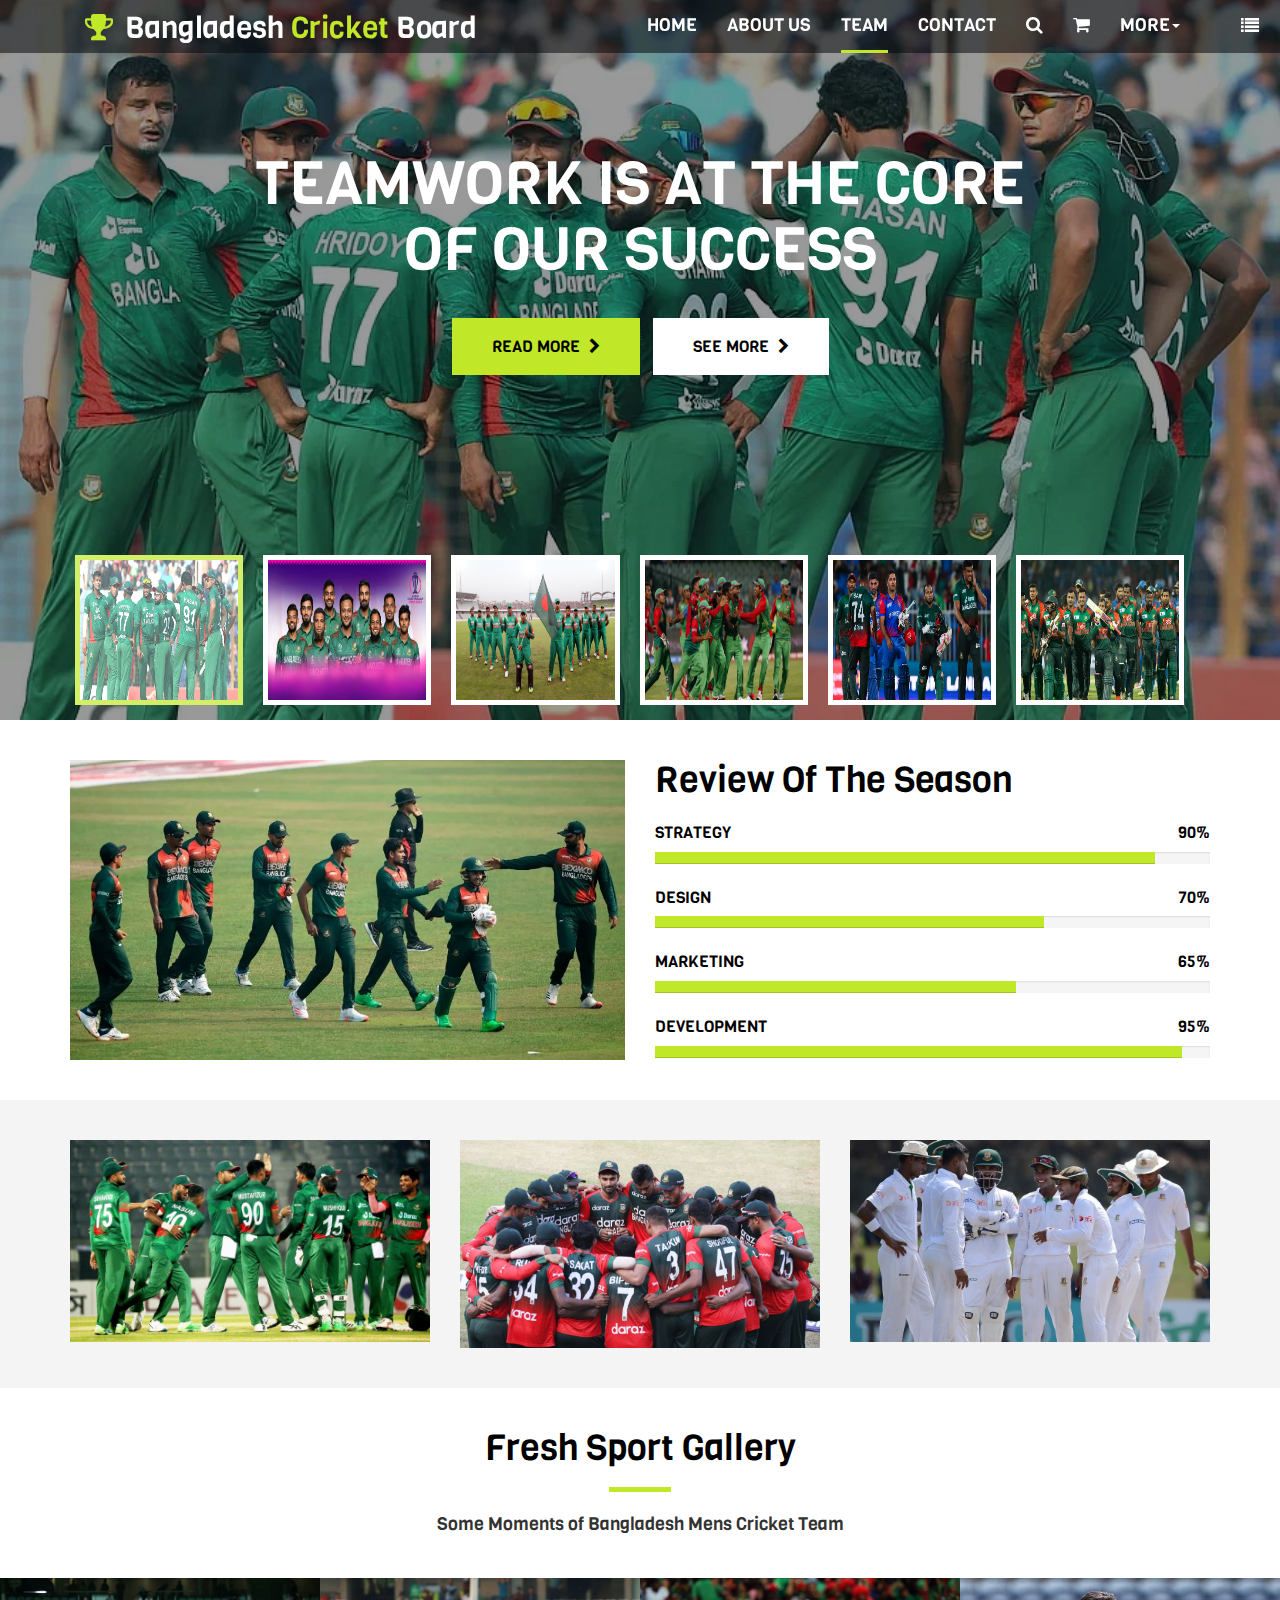
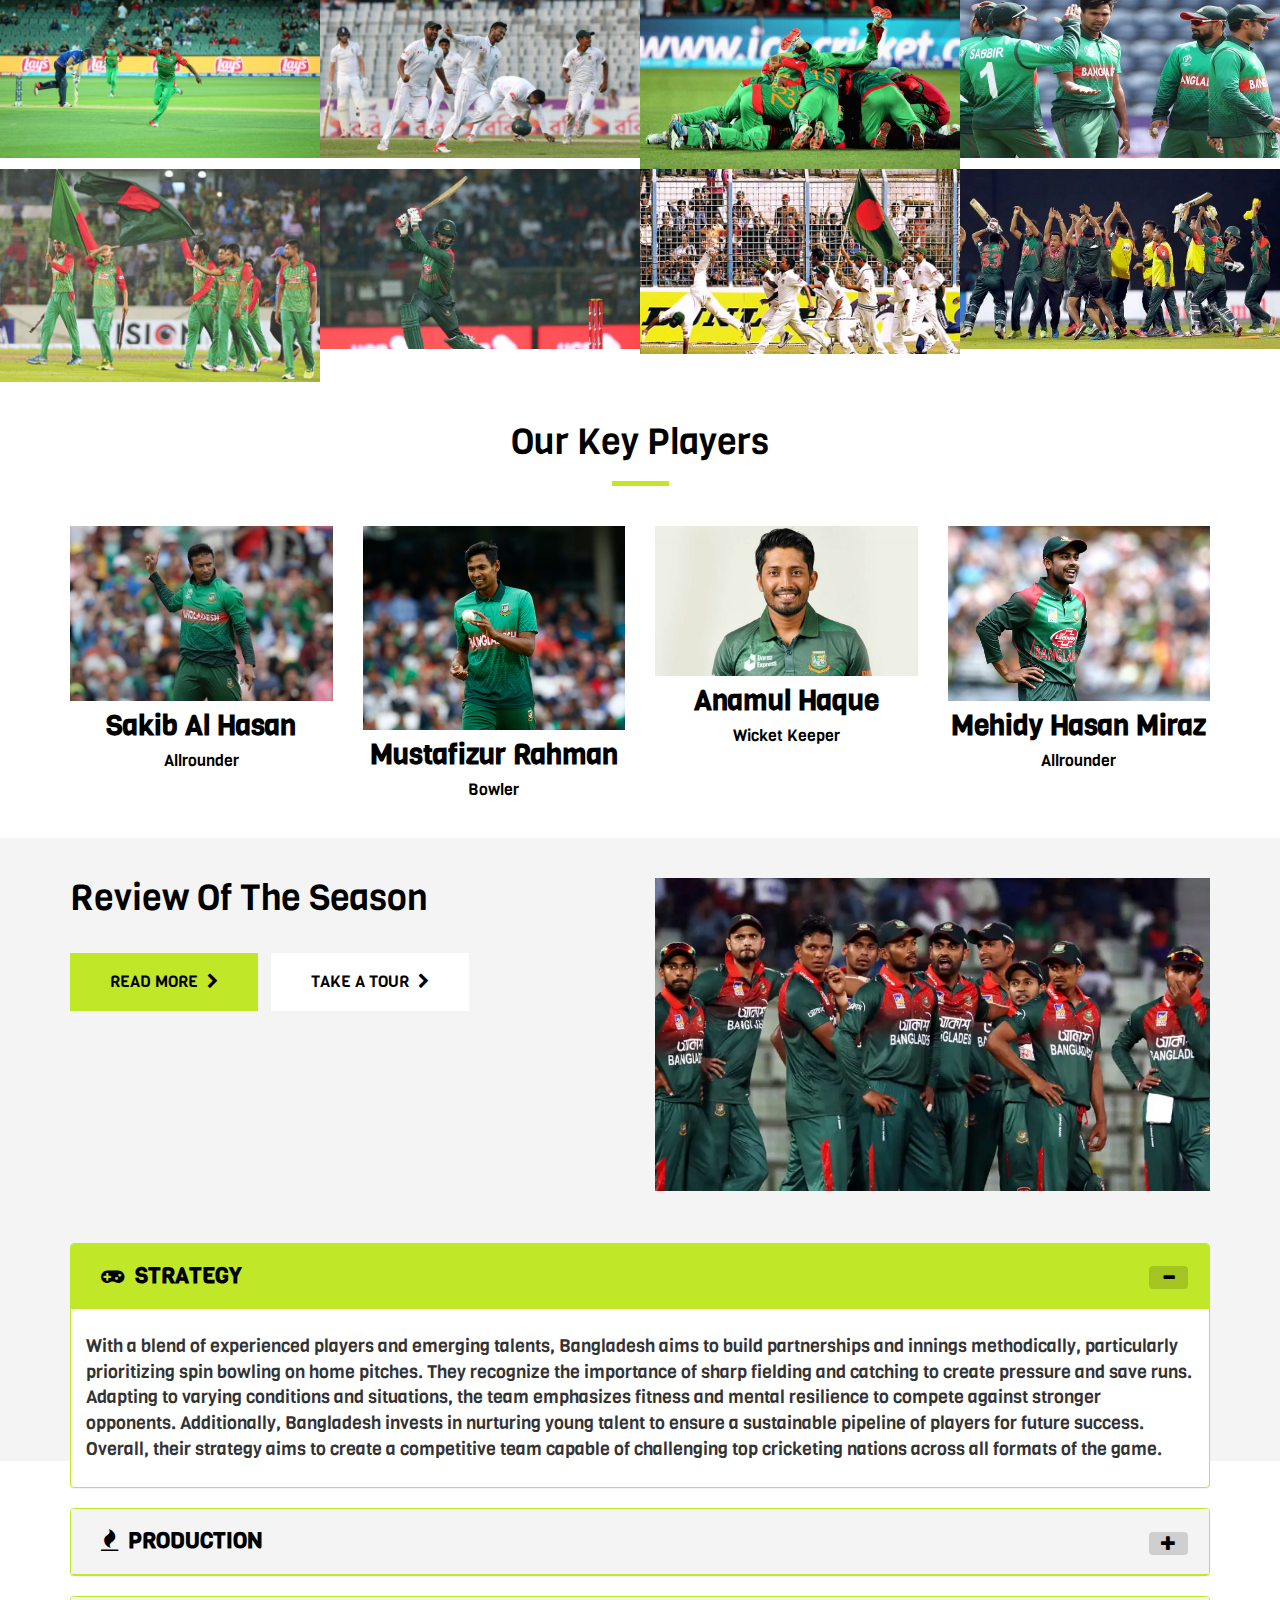
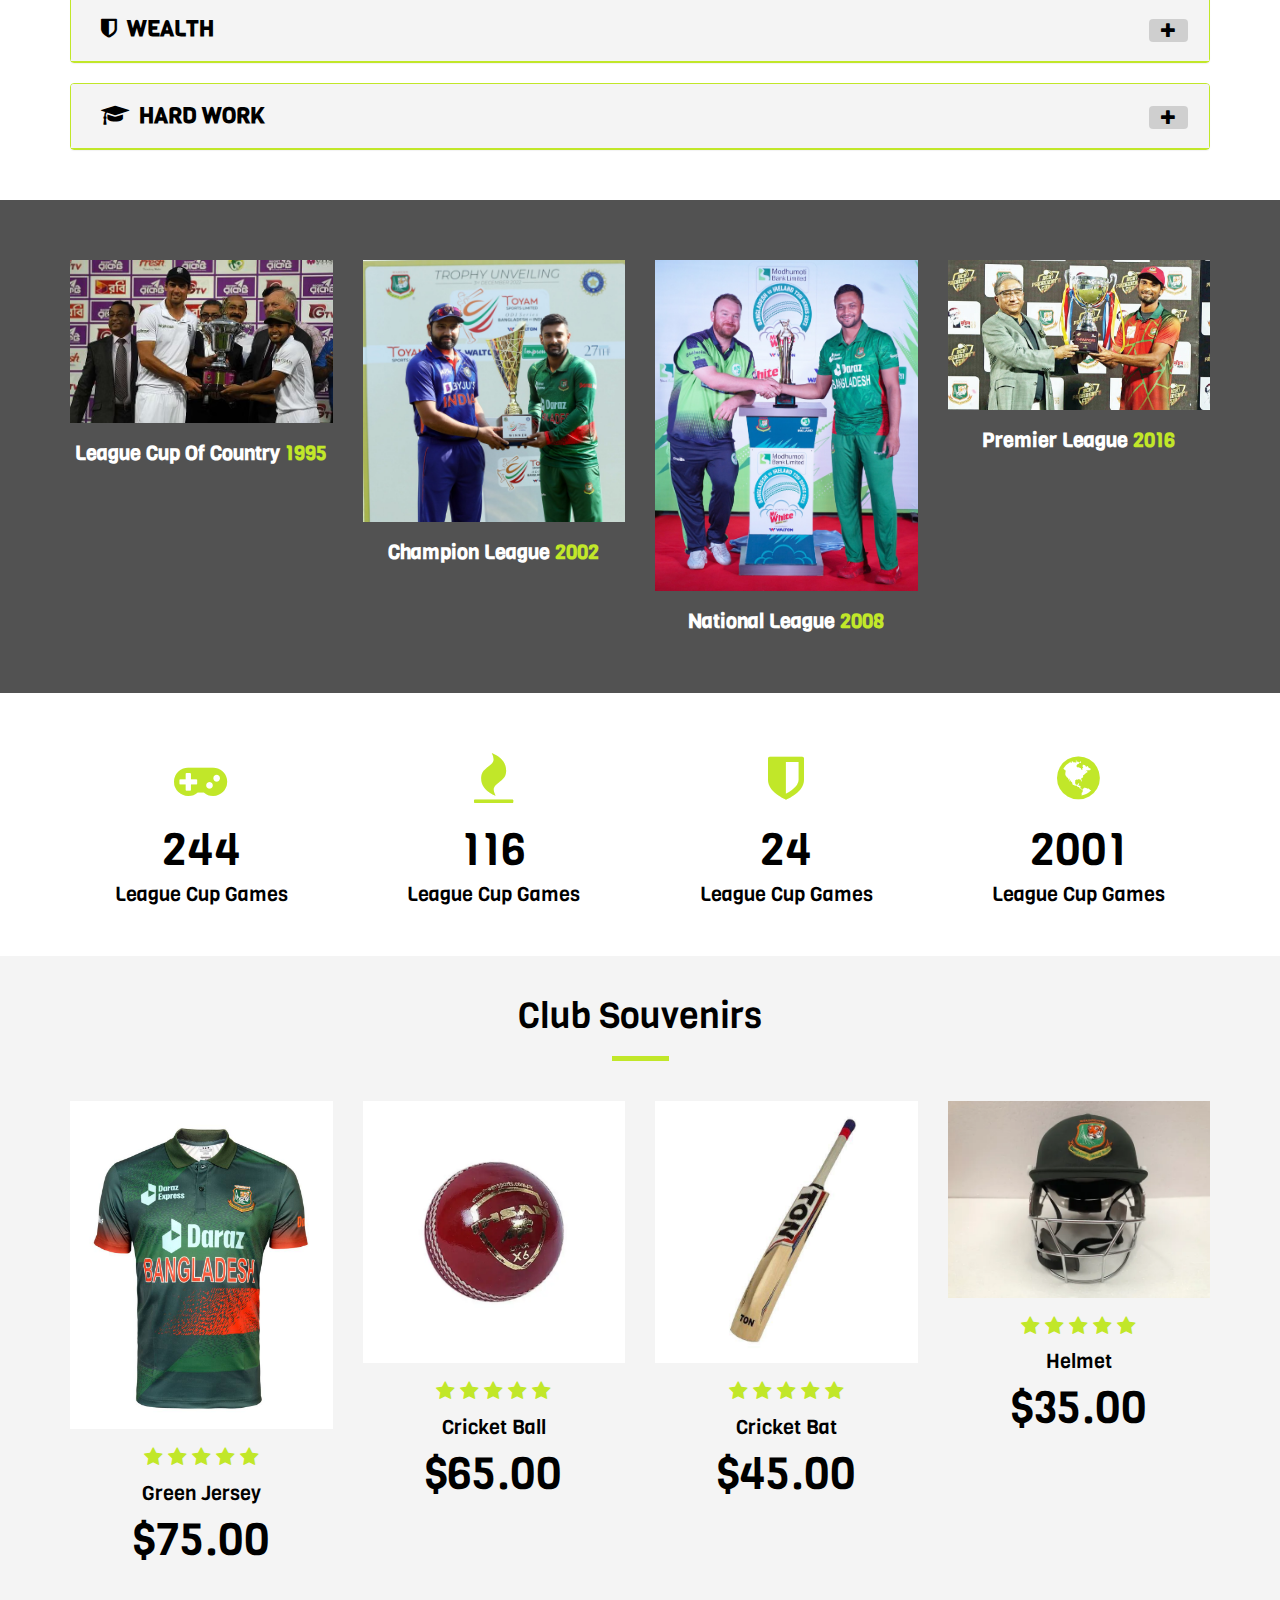
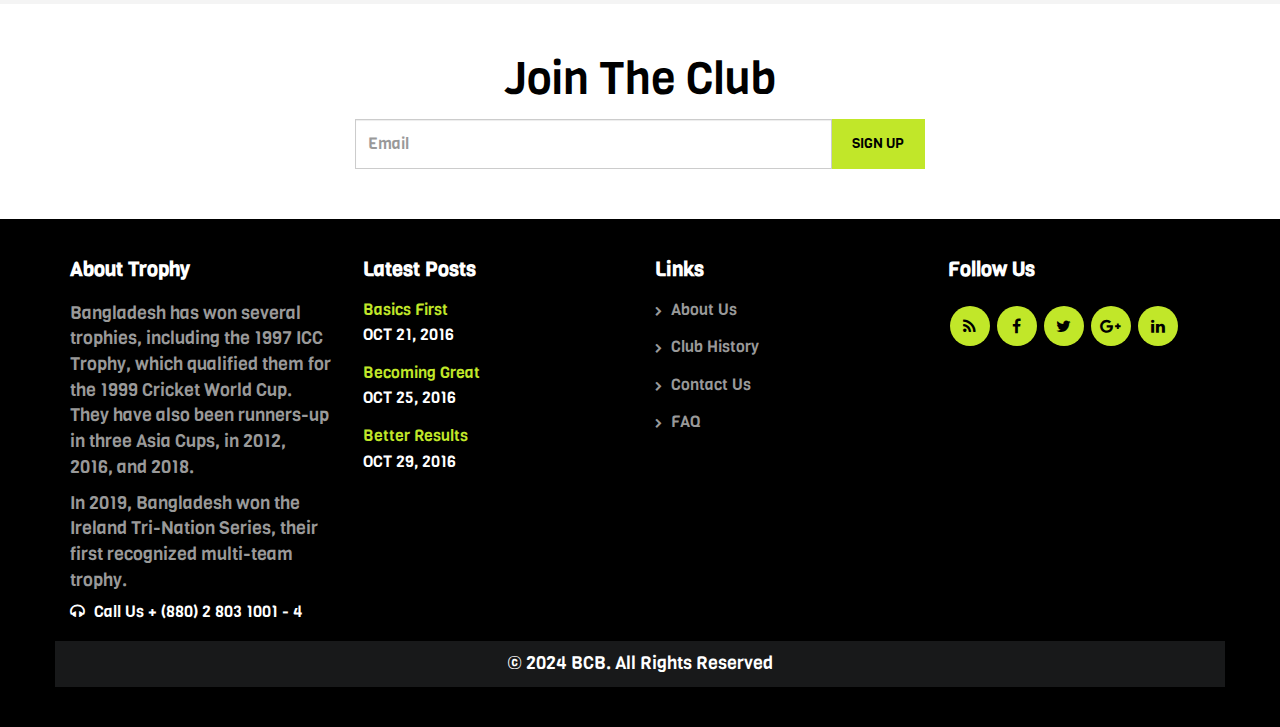
<file: index.html>
<!DOCTYPE html>
<html lang="en">
  <head>
    <meta name="robots" content="noindex,nofollow" />
    <meta charset="utf-8">
    <meta http-equiv="X-UA-Compatible" content="IE=edge">
    <meta name="viewport" content="width=device-width, initial-scale=1">
    <title>Cricket</title>
	<link rel="shortcut icon" href="img/Bangladesh_Cricket_Board_Logo.png" type="image/x-icon">
	<link href="css/bootstrap.min.css" rel="stylesheet">
	<link href="css/global.css" rel="stylesheet">
	<link href="css/index.css" rel="stylesheet">
	<link rel="stylesheet" type="text/css" href="css/font-awesome.min.css" />
	<link href="https://fonts.googleapis.com/css?family=Viga&display=swap" rel="stylesheet">
	<script src="js/jquery-2.1.1.min.js"></script>
    <script src="js/bootstrap.min.js"></script>
  </head>
  
<body>
<section id="header">
	<nav class="navbar navbar-default navbar-fixed-top">
        <div class="container">
		   <div class="col-sm-12">
		    <div class="navbar-header page-scroll">
                <button type="button" class="navbar-toggle" data-toggle="collapse" data-target="#bs-example-navbar-collapse-1">
                    <span class="sr-only">Toggle navigation</span>
                    <span class="icon-bar"></span>
                    <span class="icon-bar"></span>
                    <span class="icon-bar"></span>
                </button>
                <a class="navbar-brand" href="index.html"><i class="fa fa-trophy"></i> Bangladesh<span> Cricket </span>Board</a>
            </div>

            <div class="collapse navbar-collapse" id="bs-example-navbar-collapse-1">
                <ul class="nav navbar-nav navbar-right">
                    <li>
                        <a class="tag_menu" href="index.html">HOME</a>
                    </li>
                     
					<li>
                        <a class="tag_menu" href="about.html">ABOUT US</a>
                    </li>
					
					<li>
                        <a class="tag_menu  active_tab" href="team.html">TEAM</a>
                    </li>
					
					<li>
                        <a class="tag_menu" href="contact.html">CONTACT</a>
                    </li>
					<li class="dropdown"><a class="tag_menu" href="#" data-toggle="dropdown"><span class="fa fa-search"></span></a>
							<ul class="dropdown-menu drop_2" style="min-width: 300px;">
								<li>
									<div class="row_1">
										<div class="col-sm-12">
											<form class="navbar-form navbar-left" role="search">
											<div class="input-group">
												<input type="text" class="form-control" placeholder="Search">
												<span class="input-group-btn">
													<button class="btn btn-primary" type="button">
														Search</button>
												</span>
											</div>
											</form>
										</div>
									</div>
								</li>
							</ul>
						</li>
					<li class="dropdown">
					  <a class="tag_menu" href="#" data-toggle="dropdown" role="button" aria-expanded="false"><i class="fa fa-shopping-cart"></i></a>
					  <ul class="dropdown-menu drop_1" role="menu">
						<li>No products in the cart.</li>
					  </ul>
                    </li>
					
					<li class="dropdown">
					  <a class="tag_menu" href="#" data-toggle="dropdown" role="button" aria-expanded="false">MORE<span class="caret"></span></a>
					  <ul class="dropdown-menu drop_1" role="menu">
						<li><a href="index.html">Home</a></li>
						<li><a href="about.html">About Us</a></li>
						<li><a href="team.html">Team</a></li>
						<li><a href="contact.html">Contact</a></li>
					  </ul>
                    </li>
					
					
					
                </ul>
				<section id="side_box">
				
				  <a id="menu-toggle" href="#" class="btn btn-primary btn-lg toggle"><i class="fa fa-list"></i></a>
					<div id="sidebar-wrapper" class="">
					  <ul class="sidebar-nav">
						<a id="menu-close" href="#" class="btn btn-default btn-lg pull-right toggle"><i class="glyphicon glyphicon-remove"></i></a>
						<li class="sidebar-brand">
						  <a href="index.html">Cricket</a>						</li>
					  </ul>
					  <div class="wrap_inner clearfix text-center">
					   <img  src="img/Bangladesh_Cricket_Board_Logo.png" alt="abc" class="iw">
					   <p class="para_1"> </p>
					   <div class="top_right clearfix">
								<p>
								 <a href="#"><i class="fa fa-pinterest"></i></a>
								 <a href="#"><i class="fa fa-linkedin"></i></a>
								 <a href="#"><i class="fa fa-dribbble"></i></a>
								 <a href="#"><i class="fa fa-facebook"></i></a>
								 <a href="#"><i class="fa fa-twitter"></i></a>
								</p>
	                   </div>
					   
					  </div>
					  <div class="wrap_inner_2 clearfix">
					    <h3>Contact Us</h3>
						<input class="form-control" placeholder="Name" type="text">
						<input class="form-control" placeholder="Email" type="text">
						<input class="form-control" placeholder="Phone" type="text">
						<textarea class="form-control form_1" placeholder="Type Text Here"></textarea>
						<h5 class="text-center"><a class="button" href="#">Subscribe <i class="fa fa-chevron-right"></i></a></h5>
					  </div>
					  
					</div>
		
	          </section>
            </div>
		   </div>
        </div>
 
    </nav>
</section>

<section id="center" class="clearfix center_home">
 <div class="center_home_m clearfix">
   <div class="carousel slide article-slide" id="article-photo-carousel">

  <!-- Wrapper for slides -->
  <div class="carousel-inner cont-slider">

    <div class="item active">
      <img alt="abc" class="iw" src="img/1.jpg">
    </div>
    <div class="item">
      <img alt="abc" class="iw" src="img/2.jpg">
    </div>
    <div class="item">
      <img alt="abc" class="iw" src="img/3.jpg">
    </div>
	<div class="item">
      <img alt="abc" class="iw" src="img/4.jpg">
    </div>
	<div class="item">
      <img alt="abc" class="iw" src="img/6.jpg">
    </div>
    <div class="item ">
      <img alt="abc" class="iw" src="img/7.jpg">
    </div>
  </div>
  <!-- Indicators -->
  <ol class="carousel-indicators">
    <li class="active" data-slide-to="0" data-target="#article-photo-carousel">
      <img alt="" src="img/1.jpg">
    </li>
    <li class="" data-slide-to="1" data-target="#article-photo-carousel">
      <img alt="" src="img/2.jpg">
    </li>
    <li class="" data-slide-to="2" data-target="#article-photo-carousel">
      <img alt="" src="img/3.jpg">
    </li>
    <li class="" data-slide-to="3" data-target="#article-photo-carousel">
      <img alt="" src="img/4.jpg">
    </li>
	<li class="" data-slide-to="4" data-target="#article-photo-carousel">
      <img alt="" src="img/6.jpg">
    </li>
    <li class="" data-slide-to="5" data-target="#article-photo-carousel">
      <img alt="" src="img/7.jpg">
    </li>
   
	
  </ol>
</div>
   <div class="center_home_mi clearfix">
    <h1>TEAMWORK IS AT THE CORE<br> OF OUR SUCCESS </h1>
	<p></p>
	<h5><a class="button" href="#">READ MORE <i class="fa fa-chevron-right"></i></a></h5>
	<h5><a class="button_1" href="#">SEE MORE <i class="fa fa-chevron-right"></i></a></h5>
   </div>
 </div>
 
</section>

<section id="review_home">
 <div class="container">
  <div class="row">
   <div class="review_home_1 clearfix">
	<div class="col-sm-6">
	 <div class="review_home_1r clearfix">
	  <img src="img/8.jpg" class="iw" alt="abc">
	 </div>
	</div>
	<div class="col-sm-6">
	 <div class="review_home_1l clearfix">
	  <h2 class="mgt">Review Of The Season</h2>
	  <p></p>
	  <div class="review_home_1li clearfix">
	   <h5>STRATEGY <span class="pull-right">90%</span></h5>
	   <div class="progress">
            <div class="progress-bar progress-bar-success" role="progressbar" aria-valuenow="40" aria-valuemin="0" aria-valuemax="100" style="width: 90%">
            </div>
        </div>
	  </div>
	  <div class="review_home_1li clearfix">
	   <h5>DESIGN <span class="pull-right">70%</span></h5>
	   <div class="progress">
            <div class="progress-bar progress-bar-success" role="progressbar" aria-valuenow="40" aria-valuemin="0" aria-valuemax="100" style="width: 70%">
            </div>
        </div>
	  </div>
	  <div class="review_home_1li clearfix">
	   <h5>MARKETING <span class="pull-right">65%</span></h5>
	   <div class="progress">
            <div class="progress-bar progress-bar-success" role="progressbar" aria-valuenow="40" aria-valuemin="0" aria-valuemax="100" style="width: 65%">
            </div>
        </div>
	  </div>
	  <div class="review_home_1li clearfix">
	   <h5>DEVELOPMENT <span class="pull-right">95%</span></h5>
	   <div class="progress">
            <div class="progress-bar progress-bar-success" role="progressbar" aria-valuenow="40" aria-valuemin="0" aria-valuemax="100" style="width: 95%">
            </div>
        </div>
	  </div>
	 </div>
	</div>
   </div>
  </div>
 </div>
</section>

<section id="achieve">
 <div class="container">
  <div class="row">
   <div class="achieve_1 clearfix">
    <div class="col-sm-4">
	 <div class="achieve_1m clearfix">
	  <div class="achieve_1mi clearfix">
	   <img src="img/9.jpg" class="iw" alt="abc">
	  </div>
	  <div class="achieve_1mi1 text-center clearfix">
	   <span class="col"><i class="fa fa-star-o"></i></span>
	   <h3 class="bold col">One Day International (ODI)</h3>
	   <p class="col"></p>
	   <h5><a class="button" href="#">SEE MORE <i class="fa fa-chevron-right"></i></a></h5>
	  </div>
	 </div>
	</div>
	<div class="col-sm-4">
	 <div class="achieve_1m clearfix">
	  <div class="achieve_1mi clearfix">
	   <img src="img/10.jpg" class="iw" alt="abc">
	  </div>
	  <div class="achieve_1mi1 text-center clearfix">
	   <span class="col"><i class="fa fa-trophy"></i></span>
	   <h3 class="bold col">Twenty20 International (T20I)</h3>
	   <p class="col"></p>
	   <h5><a class="button" href="#">SEE MORE <i class="fa fa-chevron-right"></i></a></h5>
	  </div>
	 </div>
	</div>
	<div class="col-sm-4">
	 <div class="achieve_1m clearfix">
	  <div class="achieve_1mi clearfix">
	   <img src="img/11.jpg" class="iw" alt="abc">
	  </div>
	  <div class="achieve_1mi1 text-center clearfix">
	   <span class="col"><i class="fa fa-clock-o"></i></span>
	   <h3 class="bold col">Test Match</h3>
	   <p class="col"></p>
	   <h5><a class="button" href="#">SEE MORE <i class="fa fa-chevron-right"></i></a></h5>
	  </div>
	 </div>
	</div>
   </div>
  </div>
 </div>
</section>

<section id="gallery_home">
 <div class="container">
  <div class="row">
   <div class="gallery_h text-center clearfix">
    <div class="col-sm-12">
	 <h2 class="mgt">Fresh Sport Gallery</h2>
	 <hr>
	 <p>Some Moments of Bangladesh Mens Cricket Team</p>
	</div>
   </div>
   
   <div class="achieve_1 clearfix">
    <div class="col-sm-3 space_all">
	<a href="#"><div class="achieve_1m clearfix">
	  <div class="achieve_1mi clearfix">
	   <img src="img/12.jpg" class="iw" alt="abc">
	  </div>
	  <div class="achieve_1mi1 text-center clearfix">
	   <h3 class="bold col">Being Free</h3>
       <h4 class="col_1">PREPARATION</h4>
	  </div>
	 </div></a>
	</div>
	<div class="col-sm-3 space_all">
	<a href="#"><div class="achieve_1m clearfix">
	  <div class="achieve_1mi clearfix">
	   <img src="img/13.jpg" class="iw" alt="abc">
	  </div>
	  <div class="achieve_1mi1 text-center clearfix">
	   <h3 class="bold col">Setting Tracks</h3>
       <h4 class="col_1">TEAM WORK</h4>
	  </div>
	 </div></a>
	</div>
	<div class="col-sm-3 space_all">
	<a href="#"><div class="achieve_1m clearfix">
	  <div class="achieve_1mi clearfix">
	   <img src="img/14.jpg" class="iw" alt="abc">
	  </div>
	  <div class="achieve_1mi1 text-center clearfix">
	   <h3 class="bold col">Ideal Transfers</h3>
       <h4 class="col_1">TEAM WORK</h4>
	  </div>
	 </div></a>
	</div>
	<div class="col-sm-3 space_all">
	<a href="#"><div class="achieve_1m clearfix">
	  <div class="achieve_1mi clearfix">
	   <img src="img/15.jpg" class="iw" alt="abc">
	  </div>
	  <div class="achieve_1mi1 text-center clearfix">
	   <h3 class="bold col">Role  Model</h3>
       <h4 class="col_1">SUCCESS</h4>
	  </div>
	 </div></a>
	</div>
   </div>
   <div class="achieve_1 clearfix">
    <div class="col-sm-3 space_all">
	<a href="#"><div class="achieve_1m clearfix">
	  <div class="achieve_1mi clearfix">
	   <img src="img/16.jpg" class="iw" alt="abc">
	  </div>
	  <div class="achieve_1mi1 text-center clearfix">
	   <h3 class="bold col">Being Free</h3>
       <h4 class="col_1">PREPARATION</h4>
	  </div>
	 </div></a>
	</div>
	<div class="col-sm-3 space_all">
	<a href="#"><div class="achieve_1m clearfix">
	  <div class="achieve_1mi clearfix">
	   <img src="img/17.jpg" class="iw" alt="abc">
	  </div>
	  <div class="achieve_1mi1 text-center clearfix">
	   <h3 class="bold col">Setting Tracks</h3>
       <h4 class="col_1">TEAM WORK</h4>
	  </div>
	 </div></a>
	</div>
	<div class="col-sm-3 space_all">
	<a href="#"><div class="achieve_1m clearfix">
	  <div class="achieve_1mi clearfix">
	   <img src="img/18.jpg" class="iw" alt="abc">
	  </div>
	  <div class="achieve_1mi1 text-center clearfix">
	   <h3 class="bold col">Ideal Transfers</h3>
       <h4 class="col_1">TEAM WORK</h4>
	  </div>
	 </div></a>
	</div>
	<div class="col-sm-3 space_all">
	<a href="#"><div class="achieve_1m clearfix">
	  <div class="achieve_1mi clearfix">
	   <img src="img/19.jpg" class="iw" alt="abc">
	  </div>
	  <div class="achieve_1mi1 text-center clearfix">
	   <h3 class="bold col">Role  Model</h3>
       <h4 class="col_1">SUCCESS</h4>
	  </div>
	 </div></a>
	</div>
   </div>
   
  </div>
 </div>
</section>

<section id="players">
 <div class="container">
  <div class="row">
    <div class="gallery_h text-center clearfix">
    <div class="col-sm-12">
	 <h2 class="mgt">Our Key Players</h2>
	 <hr>
	</div>
   </div>
    <div class="players_1 clearfix">
	 <div class="col-sm-3">
	  <div class="players_1i text-center clearfix">
	   <img src="img/20.jpg" class="iw" alt="abc">
	   <h3 class="bold">Sakib Al Hasan</h3>
	   <h5>Allrounder</h5>
	  </div>
	 </div>
	 <div class="col-sm-3">
	  <div class="players_1i text-center clearfix">
	   <img src="img/21.jpg" class="iw" alt="abc">
	   <h3 class="bold">Mustafizur Rahman</h3>
	   <h5>Bowler</h5>
	  </div>
	 </div>
	 <div class="col-sm-3">
	  <div class="players_1i text-center clearfix">
	   <img src="img/22.jpg" class="iw" alt="abc">
	   <h3 class="bold">Anamul Haque</h3>
	   <h5>Wicket Keeper</h5>
	  </div>
	 </div>
	 <div class="col-sm-3">
	  <div class="players_1i text-center clearfix">
	   <img src="img/23.jpg" class="iw" alt="abc">
	   <h3 class="bold">Mehidy Hasan Miraz	</h3>
	   <h5>Allrounder</h5>
	  </div>
	 </div>
	</div>
  </div>
 </div>
</section>

<section id="review_home_l">
 <div class="container">
  <div class="row">
   <div class="review_home_1 clearfix">
	<div class="col-sm-6">
	 <div class="review_home_1l clearfix">
	  <h2 class="mgt">Review Of The Season</h2>
	  <p></p>
	  <h5><a class="button" href="#">READ MORE <i class="fa fa-chevron-right"></i></a></h5>
	  <h5><a class="button_1" href="#">TAKE A  TOUR <i class="fa fa-chevron-right"></i></a></h5>
	 </div>
	</div>
	<div class="col-sm-6">
	 <div class="review_home_1r clearfix">
	  <img src="img/24.jpg" class="iw" alt="abc">
	 </div>
	</div>
   </div>
  </div>
 </div>
</section>

<section id="strategy">
<div class="container">
 <div class="row">
  <div class="strategy_1 clearfix">
   <div class="col-sm-12">
        <div class="panel panel-success">
                <div class="panel-heading clickable panel-collapsed">
                    <h3 class="panel-title">
                         <i class="fa fa-gamepad"></i> STRATEGY</h3>
                    <span class="pull-right "><i class="glyphicon glyphicon-minus"></i></span>                </div>
                <div class="panel-body clearfix">
			      <p>With a blend of experienced players and emerging talents, Bangladesh aims to build partnerships and innings methodically, particularly prioritizing spin bowling on home pitches. They recognize the importance of sharp fielding and catching to create pressure and save runs. Adapting to varying conditions and situations, the team emphasizes fitness and mental resilience to compete against stronger opponents. Additionally, Bangladesh invests in nurturing young talent to ensure a sustainable pipeline of players for future success. Overall, their strategy aims to create a competitive team capable of challenging top cricketing nations across all formats of the game.</p>	  
			    </div>
            </div>
		<div class="panel panel-success">
                <div class="panel-heading clickable">
                    <h3 class="panel-title">
                         <i class="fa fa-fire"></i> PRODUCTION</h3>
                    <span class="pull-right "><i class="glyphicon glyphicon-minus"></i></span>                </div>
                <div class="panel-body clearfix">
			      <p>Bangladesh Cricket Board (BCB) plays a crucial role in overseeing the production process, from grassroots level cricket development programs to the national team setup. Additionally, collaborations with domestic cricket leagues and academies contribute to the overall production of skilled cricketers. The ultimate goal is to produce a competitive team capable of performing consistently at the highest level of international cricket.</p>	  
			    </div>
            </div>
		<div class="panel panel-success">
                <div class="panel-heading clickable">
                    <h3 class="panel-title">
                         <i class="fa fa-shield"></i> WEALTH</h3>
                    <span class="pull-right "><i class="glyphicon glyphicon-minus"></i></span>                </div>
                <div class="panel-body clearfix">
			      <p>While financial resources are essential for infrastructure, training facilities, and player development programs, the true wealth lies in the talent and dedication of the players, coaches, and support staff. Bangladesh cricket's wealth also includes the unwavering support of its fans, whose fervent enthusiasm adds to the team's strength and motivation. Moreover, the cultural resonance of cricket in Bangladesh elevates its significance beyond mere sport, contributing to the nation's identity and pride. Ultimately, the wealth of the Bangladesh cricket team is measured not only in monetary terms but also in the intangible values it brings to the nation.</p>	  
			    </div>
            </div>
		<div class="panel panel-success">
                <div class="panel-heading clickable">
                    <h3 class="panel-title">
                       <i class="fa fa-graduation-cap"></i>   HARD WORK</h3>
                    <span class="pull-right "><i class="glyphicon glyphicon-minus"></i></span>                </div>
                <div class="panel-body clearfix">
			      <p>Off the field, administrators, support staff, and fans contribute their efforts to the team's progress. Administrators work tirelessly to provide resources, facilities, and opportunities for players to thrive. Support staff, including physiotherapists, trainers, and analysts, play crucial roles in ensuring the players are physically fit, mentally prepared, and equipped with the necessary information to excel on the field.</p>	  
			    </div>
            </div>
   </div>
  </div>
 </div>
</div>
</section>

<section id="league">
 <div class="league_m clearfix">
  <div class="container">
  <div class="row">
   <div class="league_1 clearfix">
    <div class="col-sm-3">
	 <div class="league_1i clearfix">
	   <img src="img/25.jpg" alt="abc" class="iw">
	   <h4 class="bold">League Cup Of Country <span>1995</span></h4>
	   <p></p>
	 </div>
	</div>
	<div class="col-sm-3">
	 <div class="league_1i clearfix">
	   <img src="img/26.jpg" alt="abc" class="iw">
	   <h4 class="bold">Champion League  <span>2002</span></h4>
	   <p></p>
	 </div>
	</div>
	<div class="col-sm-3">
	 <div class="league_1i clearfix">
	   <img src="img/27.jpg" alt="abc" class="iw">
	   <h4 class="bold">National League <span>2008</span></h4>
	   <p></p>
	 </div>
	</div>
	<div class="col-sm-3">
	 <div class="league_1i clearfix">
	   <img src="img/28.jpg" alt="abc" class="iw">
	   <h4 class="bold">Premier League <span>2016</span></h4>
	   <p></p>
	 </div>
	</div>
   </div>
  </div>
 </div>
 </div>
</section>

<section id="counting">
 <div class="container">
  <div class="row">
   <div class="counting_1 clearfix">
    <div class="col-sm-3">
	 <div class="counting_1 text-center clearfix">
	  <span><i class="fa fa-gamepad"></i></span>
	  <h1>244</h1>
	  <h4>League Cup Games</h4>
	 </div>
	</div>
	<div class="col-sm-3">
	 <div class="counting_1 text-center clearfix">
	  <span><i class="fa fa-fire"></i></span>
	  <h1>116</h1>
	  <h4>League Cup Games</h4>
	 </div>
	</div>
	<div class="col-sm-3">
	 <div class="counting_1 text-center clearfix">
	  <span><i class="fa fa-shield"></i></span>
	  <h1>24</h1>
	  <h4>League Cup Games</h4>
	 </div>
	</div>
	<div class="col-sm-3">
	 <div class="counting_1 text-center clearfix">
	  <span><i class="fa fa-globe"></i></span>
	  <h1>2001</h1>
	  <h4>League Cup Games</h4>
	 </div>
	</div>
   </div>
  </div>
 </div>
</section>

<section id="club">
 <div class="container">
  <div class="row">
   <div class="gallery_h text-center clearfix">
    <div class="col-sm-12">
	 <h2 class="mgt">Club Souvenirs</h2>
	 <hr>
	</div>
   </div>
   <div class="achieve_1 clearfix">
    <div class="col-sm-3">
	 <div class="achieve_1m clearfix">
	  <div class="achieve_1mi clearfix">
	   <img src="img/30.jpg" class="iw" alt="abc">
	  </div>
	  <div class="achieve_1mi1 text-center clearfix">
	   <h5><a class="button_1" href="#">ADD TO CART <i class="fa fa-chevron-right"></i></a></h5>
	  </div>
	 </div>
	 <div class="club_i text-center clearfix">
	  <span class="col_1">
	   <i class="fa fa-star"></i>
	   <i class="fa fa-star"></i>
	   <i class="fa fa-star"></i>
	   <i class="fa fa-star"></i>
	   <i class="fa fa-star"></i>
	  </span>
	  <h4>Green Jersey</h4>
	  <h1>$75.00</h1>
	 </div>
	</div>
    <div class="col-sm-3">
	 <div class="achieve_1m clearfix">
	  <div class="achieve_1mi clearfix">
	   <img src="img/31.jpg" class="iw" alt="abc">
	  </div>
	  <div class="achieve_1mi1 text-center clearfix">
	   <h5><a class="button_1" href="#">ADD TO CART <i class="fa fa-chevron-right"></i></a></h5>
	  </div>
	 </div>
	 <div class="club_i text-center clearfix">
	  <span class="col_1">
	   <i class="fa fa-star"></i>
	   <i class="fa fa-star"></i>
	   <i class="fa fa-star"></i>
	   <i class="fa fa-star"></i>
	   <i class="fa fa-star"></i>
	  </span>
	  <h4>Cricket Ball</h4>
	  <h1>$65.00</h1>
	 </div>
	</div>
	<div class="col-sm-3">
	 <div class="achieve_1m clearfix">
	  <div class="achieve_1mi clearfix">
	   <img src="img/32.jpg" class="iw" alt="abc">
	  </div>
	  <div class="achieve_1mi1 text-center clearfix">
	   <h5><a class="button_1" href="#">ADD TO CART <i class="fa fa-chevron-right"></i></a></h5>
	  </div>
	 </div>
	 <div class="club_i text-center clearfix">
	  <span class="col_1">
	   <i class="fa fa-star"></i>
	   <i class="fa fa-star"></i>
	   <i class="fa fa-star"></i>
	   <i class="fa fa-star"></i>
	   <i class="fa fa-star"></i>
	  </span>
	  <h4>Cricket Bat</h4>
	  <h1>$45.00</h1>
	 </div>
	</div>
	<div class="col-sm-3">
	 <div class="achieve_1m clearfix">
	  <div class="achieve_1mi clearfix">
	   <img src="img/33.jpg" class="iw" alt="abc">
	  </div>
	  <div class="achieve_1mi1 text-center clearfix">
	   <h5><a class="button_1" href="#">ADD TO CART <i class="fa fa-chevron-right"></i></a></h5>
	  </div>
	 </div>
	 <div class="club_i text-center clearfix">
	  <span class="col_1">
	   <i class="fa fa-star"></i>
	   <i class="fa fa-star"></i>
	   <i class="fa fa-star"></i>
	   <i class="fa fa-star"></i>
	   <i class="fa fa-star"></i>
	  </span>
	  <h4>Helmet</h4>
	  <h1>$35.00</h1>
	 </div>
	</div>
   </div>
  </div>
 </div>
</section>

<section id="signup">
 <div class="container">
  <div class="row">
   <div class="signup_1 text-center clearfix">
    <div class="col-sm-12">
	 <h1 class="mgt">Join The Club</h1>
	 <p></p>
	 <div class="input-group">
			<input type="text" class="form-control" placeholder="Email">
			<span class="input-group-btn">
			 <button class="btn btn-primary" type="button">
			  SIGN UP</button>
			</span>		  </div>
	</div>
   </div>
  </div>
 </div>
</section>

<section id="footer">
 <div class="container">
  <div class="row">
   <div class="footer_1 clearfix">
    <div class="col-sm-3">
	 <div class="footer_1_i clearfix">
	  <h4 class="col bold mgt">About Trophy</h4>
	  <p>Bangladesh has won several trophies, including the 1997 ICC Trophy, which qualified them for the 1999 Cricket World Cup. They have also been runners-up in three Asia Cups, in 2012, 2016, and 2018.	</p>
	  <p>In 2019, Bangladesh won the Ireland Tri-Nation Series, their first recognized multi-team trophy. </p>
	  <h5 class="col"><i class="fa fa-headphones"></i>	Call Us  + (880) 2 803 1001 - 4  </h5>
	 </div>
	</div>
	<div class="col-sm-3">
	 <div class="footer_1_i clearfix">
	  <h4 class="col bold mgt">Latest Posts</h4>
	  <div class="footer_1_ii clearfix"><h5 class="col mgt"><a href="#">Basics First</a> <span>OCT 21, 2016</span></h5></div>
	  <div class="footer_1_ii clearfix"><h5 class="col mgt"><a href="#">Becoming Great</a> <span>OCT 25, 2016</span></h5></div>
	  <div class="footer_1_ii clearfix"><h5 class="col mgt"><a href="#">Better Results</a> <span>OCT 29, 2016</span></h5></div>
	 </div>
	</div>
	
	<div class="col-sm-3">
	 <div class="footer_1_i1 clearfix">
	  <h4 class="col bold mgt">Links</h4>
      <h5><a href="#"><i class="fa fa-chevron-right"></i> About Us</a></h5>
	  <h5><a href="#"><i class="fa fa-chevron-right"></i> Club History</a></h5>
	  <h5><a href="#"><i class="fa fa-chevron-right"></i> Contact Us</a></h5>
	  <h5><a href="#"><i class="fa fa-chevron-right"></i> FAQ</a></h5>
	 </div>
	</div>
	
	<div class="col-sm-3">
	 <div class="footer_1_i2 clearfix">
	  <h4 class="col bold mgt">Follow Us</h4>
	  <p></p>
      <ul class="social-network social-circle">
                        <li><a href="#" class="icoRss" title="Rss"><i class="fa fa-rss"></i></a></li>
                        <li><a href="#" class="icoFacebook" title="Facebook"><i class="fa fa-facebook"></i></a></li>
                        <li><a href="#" class="icoTwitter" title="Twitter"><i class="fa fa-twitter"></i></a></li>
                        <li><a href="#" class="icoGoogle" title="Google +"><i class="fa fa-google-plus"></i></a></li>
                        <li><a href="#" class="icoLinkedin" title="Linkedin"><i class="fa fa-linkedin"></i></a></li>
       </ul>
	 </div>
	</div>
   </div>
   <div class="footer_2 text-center clearfix">
    <div class="col-sm-12">
	  <p class="mgt col"> © 2024 BCB. All Rights Reserved</p>
	</div>
   </div>
  </div>
 </div>
</section>

<script>
	$(document).on('click', '.panel-heading span.clickable', function (e) {
    var $this = $(this);
    if (!$this.hasClass('panel-collapsed')) {
        $this.parents('.panel').find('.panel-body').slideUp();
        $this.addClass('panel-collapsed');
        $this.find('i').removeClass('glyphicon-minus').addClass('glyphicon-plus');
    } else {
        $this.parents('.panel').find('.panel-body').slideDown();
        $this.removeClass('panel-collapsed');
        $this.find('i').removeClass('glyphicon-plus').addClass('glyphicon-minus');
    }
});
$(document).on('click', '.panel div.clickable', function (e) {
    var $this = $(this);
    if (!$this.hasClass('panel-collapsed')) {
        $this.parents('.panel').find('.panel-body').slideUp();
        $this.addClass('panel-collapsed');
        $this.find('i').removeClass('glyphicon-minus').addClass('glyphicon-plus');
    } else {
        $this.parents('.panel').find('.panel-body').slideDown();
        $this.removeClass('panel-collapsed');
        $this.find('i').removeClass('glyphicon-plus').addClass('glyphicon-minus');
    }
});
$(document).ready(function () {
    $('.panel-heading span.clickable').click();
    $('.panel div.clickable').click();
});

	</script>

<script>
	  $("#menu-close").click(function(e) {
    e.preventDefault();
    $("#sidebar-wrapper").toggleClass("active");
  });
  $("#menu-toggle").click(function(e) {
    e.preventDefault();
    $("#sidebar-wrapper").toggleClass("active");
  });
	</script>
</body>
 
</html>
</file>
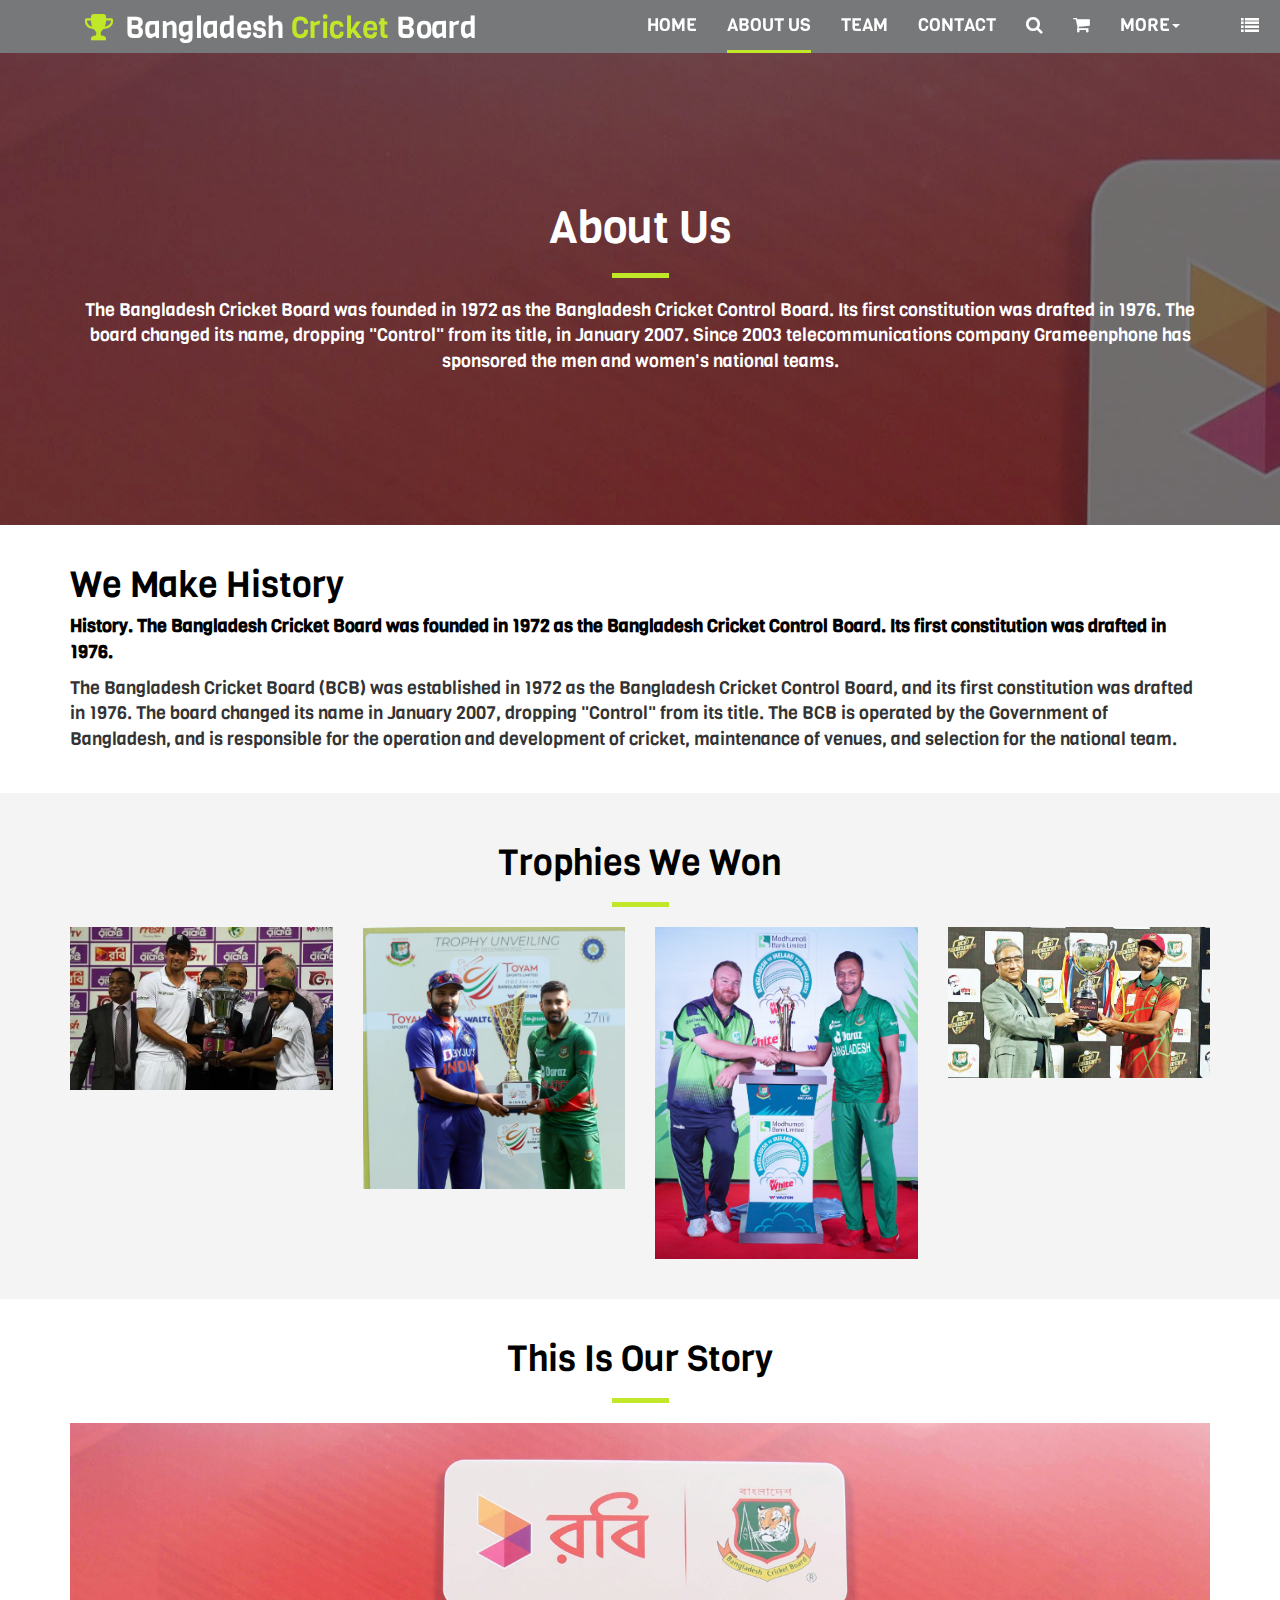
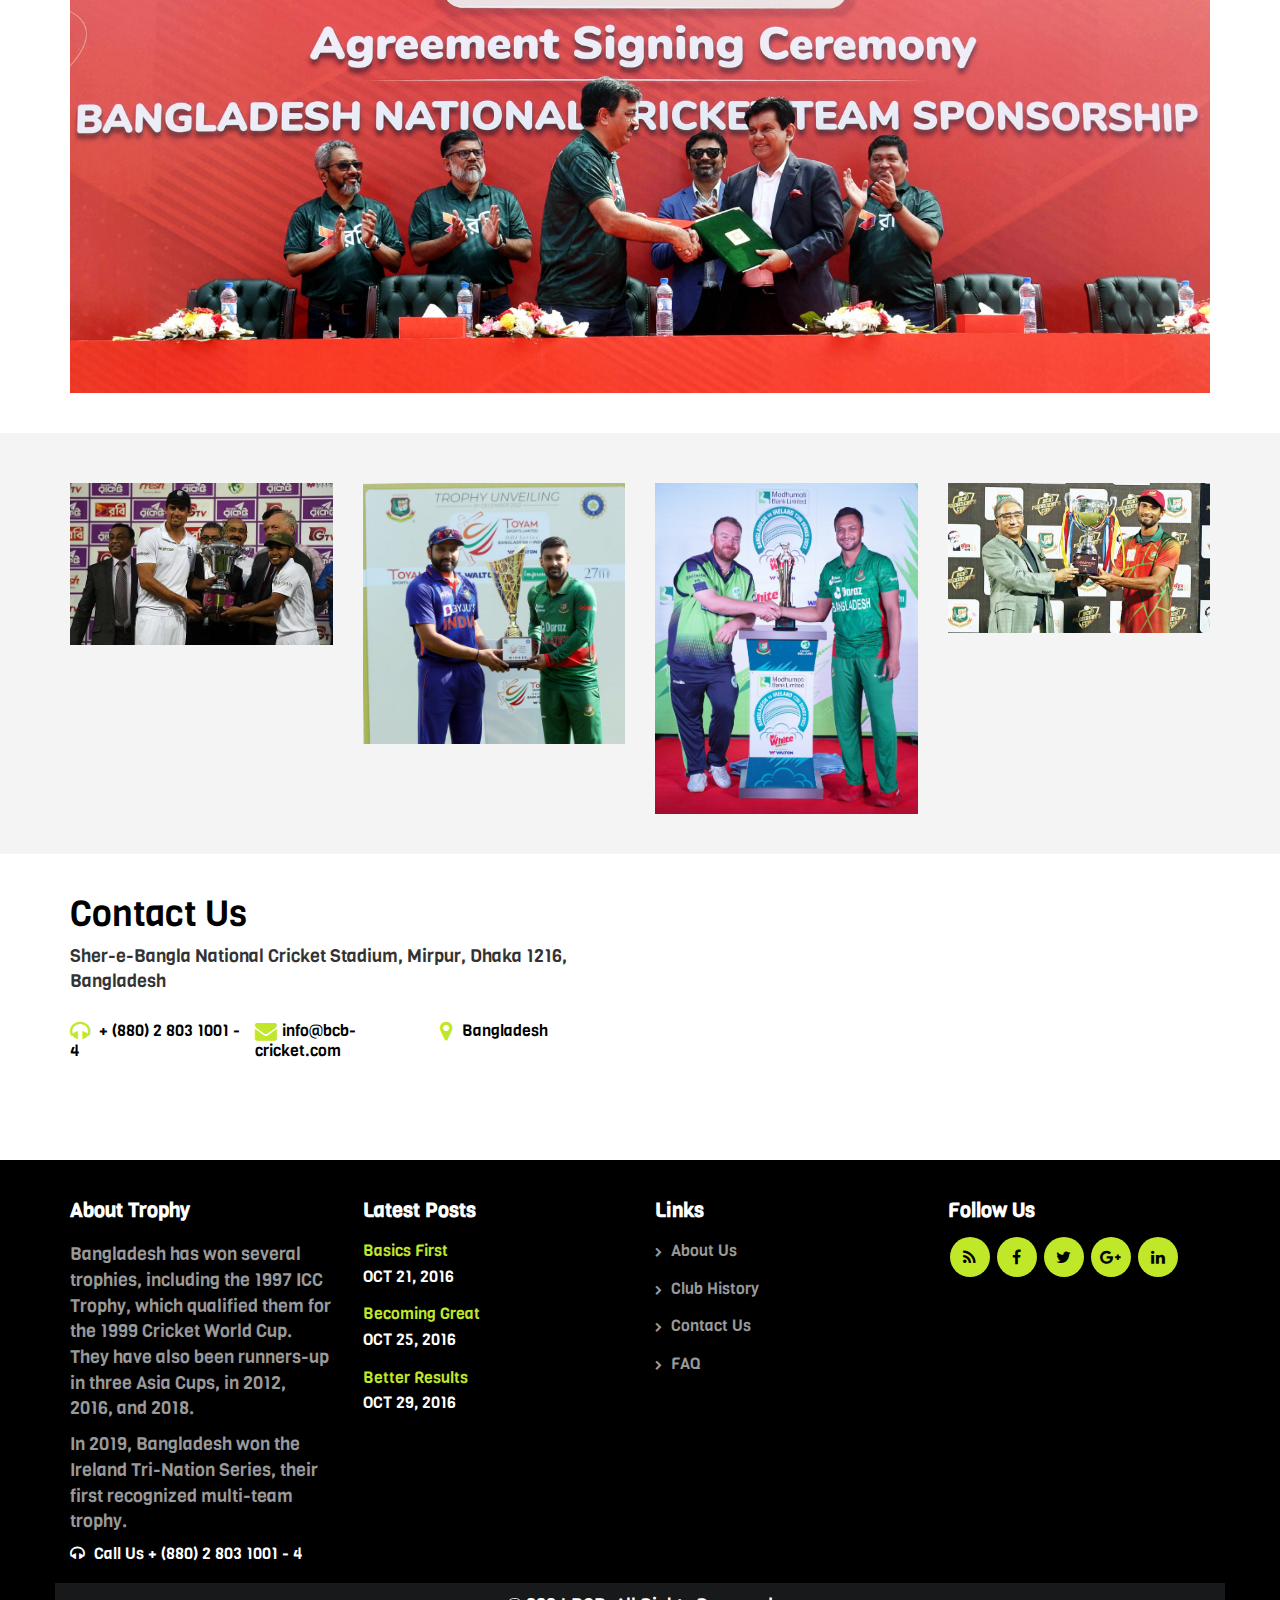
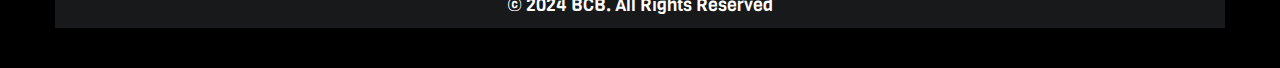
<file: about.html>
<!DOCTYPE html>
<html lang="en">
  <head>
    <meta name="robots" content="noindex,nofollow" />
    <meta charset="utf-8">
    <meta http-equiv="X-UA-Compatible" content="IE=edge">
    <meta name="viewport" content="width=device-width, initial-scale=1">
    <title>Cricket</title>
	<link rel="shortcut icon" href="img/Bangladesh_Cricket_Board_Logo.png" type="image/x-icon">
	<link href="css/bootstrap.min.css" rel="stylesheet">
	<link href="css/global.css" rel="stylesheet">
	<link href="css/about.css" rel="stylesheet">
	<link rel="stylesheet" type="text/css" href="css/font-awesome.min.css" />
	<link href="https://fonts.googleapis.com/css?family=Viga&display=swap" rel="stylesheet">
	<script src="js/jquery-2.1.1.min.js"></script>
    <script src="js/bootstrap.min.js"></script>
  </head>
  
<body>
<section id="header">
	<nav class="navbar navbar-default navbar-fixed-top">
        <div class="container">
		   <div class="col-sm-12">
		    <div class="navbar-header page-scroll">
                <button type="button" class="navbar-toggle" data-toggle="collapse" data-target="#bs-example-navbar-collapse-1">
                    <span class="sr-only">Toggle navigation</span>
                    <span class="icon-bar"></span>
                    <span class="icon-bar"></span>
                    <span class="icon-bar"></span>
                </button>
                <a class="navbar-brand" href="index.html"><i class="fa fa-trophy"></i> Bangladesh<span> Cricket </span>Board</a>
            </div>

            <div class="collapse navbar-collapse" id="bs-example-navbar-collapse-1">
                <ul class="nav navbar-nav navbar-right">
                    <li>
                        <a class="tag_menu" href="index.html">HOME</a>
                    </li>
                     
					<li>
                        <a class="tag_menu active_tab" href="about.html">ABOUT US</a>
                    </li>
					
					<li>
                        <a class="tag_menu" href="team.html">TEAM</a>
                    </li>
					
					<li>
                        <a class="tag_menu" href="contact.html">CONTACT</a>
                    </li>
					<li class="dropdown"><a class="tag_menu" href="#" data-toggle="dropdown"><span class="fa fa-search"></span></a>
							<ul class="dropdown-menu drop_2" style="min-width: 300px;">
								<li>
									<div class="row_1">
										<div class="col-sm-12">
											<form class="navbar-form navbar-left" role="search">
											<div class="input-group">
												<input type="text" class="form-control" placeholder="Search">
												<span class="input-group-btn">
													<button class="btn btn-primary" type="button">
														Search</button>
												</span>
											</div>
											</form>
										</div>
									</div>
								</li>
							</ul>
						</li>
					<li class="dropdown">
					  <a class="tag_menu" href="#" data-toggle="dropdown" role="button" aria-expanded="false"><i class="fa fa-shopping-cart"></i></a>
					  <ul class="dropdown-menu drop_1" role="menu">
						<li>No products in the cart.</li>
					  </ul>
                    </li>
					
					<li class="dropdown">
					  <a class="tag_menu" href="#" data-toggle="dropdown" role="button" aria-expanded="false">MORE<span class="caret"></span></a>
					  <ul class="dropdown-menu drop_1" role="menu">
						<li><a href="index.html">Home</a></li>
						<li><a href="about.html">About Us</a></li>
						<li><a href="team.html">Team</a></li>
						<li><a href="contact.html">Contact</a></li>
					  </ul>
                    </li>
					
					
					
                </ul>
				<section id="side_box">
				
				  <a id="menu-toggle" href="#" class="btn btn-primary btn-lg toggle"><i class="fa fa-list"></i></a>
					<div id="sidebar-wrapper" class="">
					  <ul class="sidebar-nav">
						<a id="menu-close" href="#" class="btn btn-default btn-lg pull-right toggle"><i class="glyphicon glyphicon-remove"></i></a>
						<li class="sidebar-brand">
						  <a href="index.html">Cricket</a>						</li>
					  </ul>
					  <div class="wrap_inner clearfix text-center">
					   <img  src="img/Bangladesh_Cricket_Board_Logo.png" alt="abc" class="iw">
					   <p class="para_1"> </p>
					   <div class="top_right clearfix">
								<p>
								 <a href="#"><i class="fa fa-pinterest"></i></a>
								 <a href="#"><i class="fa fa-linkedin"></i></a>
								 <a href="#"><i class="fa fa-dribbble"></i></a>
								 <a href="#"><i class="fa fa-facebook"></i></a>
								 <a href="#"><i class="fa fa-twitter"></i></a>
								</p>
	                   </div>
					   
					  </div>
					  <div class="wrap_inner_2 clearfix">
					    <h3>Contact Us</h3>
						<input class="form-control" placeholder="Name" type="text">
						<input class="form-control" placeholder="Email" type="text">
						<input class="form-control" placeholder="Phone" type="text">
						<textarea class="form-control form_1" placeholder="Type Text Here"></textarea>
						<h5 class="text-center"><a class="button" href="#">Subscribe <i class="fa fa-chevron-right"></i></a></h5>
					  </div>
					  
					</div>
		
	          </section>
            </div>
		   </div>
        </div>
 
    </nav>
</section>

<section id="center" class="clearfix center_about">
<div class="center_about_m clearfix">
 <div class="container">
  <div class="row">
   <div class="gallery_h text-center mgt1 clearfix">
    <div class="col-sm-12">
	 <h1 class="mgt col">About Us</h1>
	 <hr>
	 <p class="col">The Bangladesh Cricket Board was founded in 1972 as the Bangladesh Cricket Control Board. Its first constitution was drafted in 1976. The board changed its name, dropping "Control" from its title, in January 2007. Since 2003 telecommunications company Grameenphone has sponsored the men and women's national teams.
	</p>
	</div>
   </div>
  </div>
 </div>
</div>
</section>

<section id="about_page">
 <div class="container">
  <div class="row">
   <div class="about_page_1 clearfix">
    <div class="col-sm-12">
	 <h2 class="mgt">We Make History</h2>
	 <p class="bold">History. The Bangladesh Cricket Board was founded in 1972 as the Bangladesh Cricket Control Board. Its first constitution was drafted in 1976.	</p>
	 <p>The Bangladesh Cricket Board (BCB) was established in 1972 as the Bangladesh Cricket Control Board, and its first constitution was drafted in 1976. The board changed its name in January 2007, dropping "Control" from its title. The BCB is operated by the Government of Bangladesh, and is responsible for the operation and development of cricket, maintenance of venues, and selection for the national team.</p>
	</div>
   </div>
  </div>
 </div>
</section>

<section id="league">
 <div class="league_m clearfix">
  <div class="container">
  <div class="row">
   <div class="gallery_h text-center mgt1 clearfix">
    <div class="col-sm-12">
	 <h2 class="mgt">Trophies We Won</h2>
	 <hr>
	</div>
   </div>
   <div class="league_1 clearfix">
    <div class="col-sm-3">
	 <div class="league_1i clearfix">
	   <img src="img/25.jpg" alt="abc" class="iw">
	   
	 </div>
	</div>
	<div class="col-sm-3">
	 <div class="league_1i clearfix">
	   <img src="img/26.jpg" alt="abc" class="iw">
	   
	 </div>
	</div>
	<div class="col-sm-3">
	 <div class="league_1i clearfix">
	   <img src="img/27.jpg" alt="abc" class="iw">
	   
	 </div>
	</div>
	<div class="col-sm-3">
	 <div class="league_1i clearfix">
	   <img src="img/28.jpg" alt="abc" class="iw">
	   
	 </div>
	</div>
   </div>
  </div>
 </div>
 </div>
</section>

<section id="story">
 <div class="container">
  <div class="row">
   <div class="story_1 clearfix">
    <div class="col-sm-12">
	 <div class="gallery_h text-center mgt1 clearfix">
      <h2 class="mgt">This Is Our Story</h2>
	 <hr>
    </div>
	 <img src="img/55.jpg" alt="abc" class="iw">
	 
	</div>
   </div>
  </div>
 </div>
</section>

<section id="league_o">
 <div class="league_m clearfix">
  <div class="container">
  <div class="row">
   <div class="league_1 mgt clearfix">
    <div class="col-sm-3">
	 <div class="league_1i clearfix">
	   <img src="img/25.jpg" alt="abc" class="iw">
	   
	 </div>
	</div>
	<div class="col-sm-3">
	 <div class="league_1i clearfix">
	   <img src="img/26.jpg" alt="abc" class="iw">
	  
	 </div>
	</div>
	<div class="col-sm-3">
	 <div class="league_1i clearfix">
	   <img src="img/27.jpg" alt="abc" class="iw">
	   
	 </div>
	</div>
	<div class="col-sm-3">
	 <div class="league_1i clearfix">
	   <img src="img/28.jpg" alt="abc" class="iw">
	   
	 </div>
	</div>
   </div>
  </div>
 </div>
 </div>
</section>

<section id="contact_ab">
 <div class="container">
  <div class="row">
   <div class="contact_ab_1 clearfix">
    <div class="col-sm-6">
	 <div class="contact_ab_1l clearfix">
	  <h2 class="mgt">Contact Us</h2>
	  <p>Sher-e-Bangla National Cricket Stadium, Mirpur, Dhaka 1216, Bangladesh
	  </p>
	  <div class="contact_ab_1li clearfix">
	   <div class="col-sm-4 space_left">
	    <h5><i class="fa fa-headphones col_1"></i> + (880) 2 803 1001 - 4</h5>
	   </div>
	   <div class="col-sm-4 space_left">
	    <h5><i class="fa fa-envelope col_1"></i>info@bcb-cricket.com</h5>
	   </div>
	   <div class="col-sm-4 space_left">
	    <h5><i class="fa fa-map-marker col_1"></i> Bangladesh</h5>
	   </div>
	  </div>
	  
	 </div>
	</div>
	<div class="col-sm-6">
	 <div class="contact_ab_1r clearfix">
	   <iframe src="https://www.google.com/maps/embed?pb=!1m14!1m8!1m3!1d14601.302136931256!2d90.3635639!3d23.8070205!3m2!1i1024!2i768!4f13.1!3m3!1m2!1s0x3755c105f81691d5%3A0x4aa9bd97de918f7b!2sSher-E-Bangla%20National%20Cricket%20Stadium!5e0!3m2!1sen!2sbd!4v1712913707883!5m2!1sen!2sbd" width="100%" height="300px" frameborder="0" style="border:0" allowfullscreen=""></iframe>
	 </div>
	</div>
   </div>
  </div>
 </div>
</section>

<section id="footer">
 <div class="container">
  <div class="row">
   <div class="footer_1 clearfix">
    <div class="col-sm-3">
	 <div class="footer_1_i clearfix">
	  <h4 class="col bold mgt">About Trophy</h4>
	  <p>Bangladesh has won several trophies, including the 1997 ICC Trophy, which qualified them for the 1999 Cricket World Cup. They have also been runners-up in three Asia Cups, in 2012, 2016, and 2018.	</p>
	  <p>In 2019, Bangladesh won the Ireland Tri-Nation Series, their first recognized multi-team trophy. </p>
	  <h5 class="col"><i class="fa fa-headphones"></i>	Call Us  + (880) 2 803 1001 - 4  </h5>
	 </div>
	</div>
	<div class="col-sm-3">
	 <div class="footer_1_i clearfix">
	  <h4 class="col bold mgt">Latest Posts</h4>
	  <div class="footer_1_ii clearfix"><h5 class="col mgt"><a href="#">Basics First</a> <span>OCT 21, 2016</span></h5></div>
	  <div class="footer_1_ii clearfix"><h5 class="col mgt"><a href="#">Becoming Great</a> <span>OCT 25, 2016</span></h5></div>
	  <div class="footer_1_ii clearfix"><h5 class="col mgt"><a href="#">Better Results</a> <span>OCT 29, 2016</span></h5></div>
	 </div>
	</div>
	
	<div class="col-sm-3">
	 <div class="footer_1_i1 clearfix">
	  <h4 class="col bold mgt">Links</h4>
      <h5><a href="#"><i class="fa fa-chevron-right"></i> About Us</a></h5>
	  <h5><a href="#"><i class="fa fa-chevron-right"></i> Club History</a></h5>
	  <h5><a href="#"><i class="fa fa-chevron-right"></i> Contact Us</a></h5>
	  <h5><a href="#"><i class="fa fa-chevron-right"></i> FAQ</a></h5>
	 </div>
	</div>
	
	<div class="col-sm-3">
	 <div class="footer_1_i2 clearfix">
	  <h4 class="col bold mgt">Follow Us</h4>
      <ul class="social-network social-circle">
                        <li><a href="#" class="icoRss" title="Rss"><i class="fa fa-rss"></i></a></li>
                        <li><a href="#" class="icoFacebook" title="Facebook"><i class="fa fa-facebook"></i></a></li>
                        <li><a href="#" class="icoTwitter" title="Twitter"><i class="fa fa-twitter"></i></a></li>
                        <li><a href="#" class="icoGoogle" title="Google +"><i class="fa fa-google-plus"></i></a></li>
                        <li><a href="#" class="icoLinkedin" title="Linkedin"><i class="fa fa-linkedin"></i></a></li>
       </ul>
	 </div>
	</div>
   </div>
   <div class="footer_2 text-center clearfix">
    <div class="col-sm-12">
	  <p class="mgt col"> © 2024 BCB. All Rights Reserved</p>
	</div>
   </div>
  </div>
 </div>
</section>

<script>
	  $("#menu-close").click(function(e) {
    e.preventDefault();
    $("#sidebar-wrapper").toggleClass("active");
  });
  $("#menu-toggle").click(function(e) {
    e.preventDefault();
    $("#sidebar-wrapper").toggleClass("active");
  });
	</script>
</body>
 
</html>
</file>
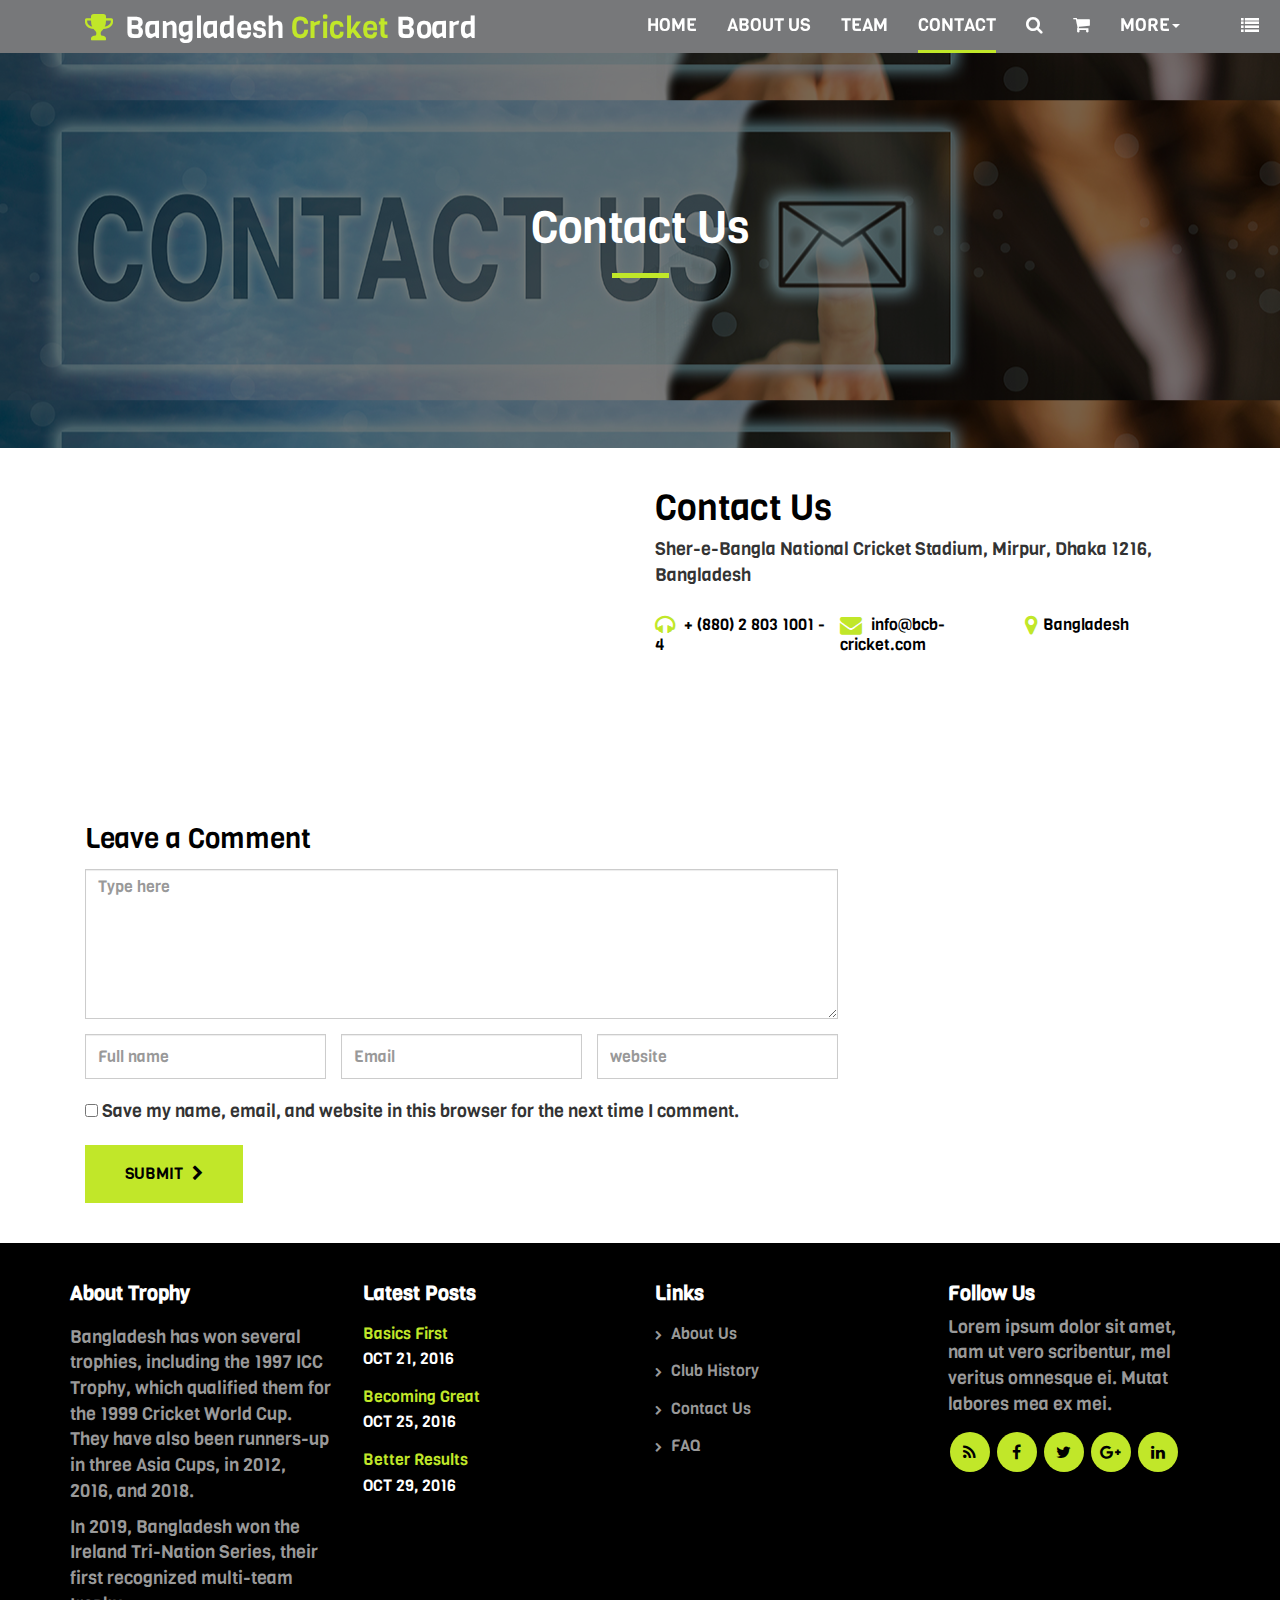
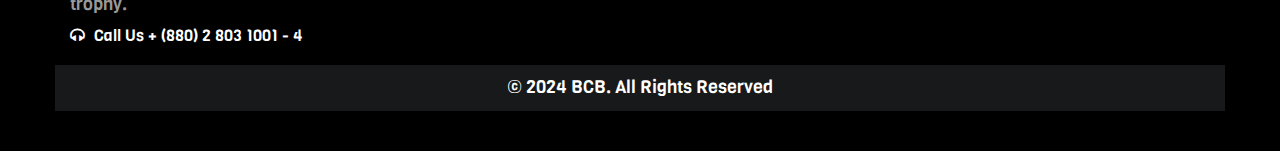
<file: contact.html>
<!DOCTYPE html>
<html lang="en">
  <head>
    <meta name="robots" content="noindex,nofollow" />
    <meta charset="utf-8">
    <meta http-equiv="X-UA-Compatible" content="IE=edge">
    <meta name="viewport" content="width=device-width, initial-scale=1">
    <title>Cricket</title>
	<link rel="shortcut icon" href="img/Bangladesh_Cricket_Board_Logo.png" type="image/x-icon">
	<link href="css/bootstrap.min.css" rel="stylesheet">
	<link href="css/global.css" rel="stylesheet">
	<link href="css/contact.css" rel="stylesheet">
	<link rel="stylesheet" type="text/css" href="css/font-awesome.min.css" />
	<link href="https://fonts.googleapis.com/css?family=Viga&display=swap" rel="stylesheet">
	<script src="js/jquery-2.1.1.min.js"></script>
    <script src="js/bootstrap.min.js"></script>
  </head>
  
<body>
<section id="header">
	<nav class="navbar navbar-default navbar-fixed-top">
        <div class="container">
		   <div class="col-sm-12">
		    <div class="navbar-header page-scroll">
                <button type="button" class="navbar-toggle" data-toggle="collapse" data-target="#bs-example-navbar-collapse-1">
                    <span class="sr-only">Toggle navigation</span>
                    <span class="icon-bar"></span>
                    <span class="icon-bar"></span>
                    <span class="icon-bar"></span>
                </button>
                <a class="navbar-brand" href="index.html"><i class="fa fa-trophy"></i> Bangladesh<span> Cricket </span>Board</a>
            </div>

            <div class="collapse navbar-collapse" id="bs-example-navbar-collapse-1">
                <ul class="nav navbar-nav navbar-right">
                    <li>
                        <a class="tag_menu" href="index.html">HOME</a>
                    </li>
                     
					<li>
                        <a class="tag_menu" href="about.html">ABOUT US</a>
                    </li>		
					
					<li>
                        <a class="tag_menu" href="team.html">TEAM</a>
                    </li>
					
					<li>
                        <a class="tag_menu  active_tab" href="contact.html">CONTACT</a>
                    </li>
					<li class="dropdown"><a class="tag_menu" href="#" data-toggle="dropdown"><span class="fa fa-search"></span></a>
							<ul class="dropdown-menu drop_2" style="min-width: 300px;">
								<li>
									<div class="row_1">
										<div class="col-sm-12">
											<form class="navbar-form navbar-left" role="search">
											<div class="input-group">
												<input type="text" class="form-control" placeholder="Search">
												<span class="input-group-btn">
													<button class="btn btn-primary" type="button">
														Search</button>
												</span>
											</div>
											</form>
										</div>
									</div>
								</li>
							</ul>
						</li>
					<li class="dropdown">
					  <a class="tag_menu" href="#" data-toggle="dropdown" role="button" aria-expanded="false"><i class="fa fa-shopping-cart"></i></a>
					  <ul class="dropdown-menu drop_1" role="menu">
						<li>No products in the cart.</li>
					  </ul>
                    </li>
					
					<li class="dropdown">
					  <a class="tag_menu" href="#" data-toggle="dropdown" role="button" aria-expanded="false">MORE<span class="caret"></span></a>
					  <ul class="dropdown-menu drop_1" role="menu">
						<li><a href="index.html">Home</a></li>
						<li><a href="about.html">About Us</a></li>
						<li><a href="team.html">Team</a></li>
						<li><a href="contact.html">Contact</a></li>
					  </ul>
                    </li>
					
					
					
                </ul>
				<section id="side_box">
				
				  <a id="menu-toggle" href="#" class="btn btn-primary btn-lg toggle"><i class="fa fa-list"></i></a>
					<div id="sidebar-wrapper" class="">
					  <ul class="sidebar-nav">
						<a id="menu-close" href="#" class="btn btn-default btn-lg pull-right toggle"><i class="glyphicon glyphicon-remove"></i></a>
						<li class="sidebar-brand">
						  <a href="index.html">Cricket</a>						</li>
					  </ul>
					  <div class="wrap_inner clearfix text-center">
					   <img  src="img/Bangladesh_Cricket_Board_Logo.png" alt="abc" class="iw">
					   <p class="para_1"> </p>
					   <div class="top_right clearfix">
								<p>
								 <a href="#"><i class="fa fa-pinterest"></i></a>
								 <a href="#"><i class="fa fa-linkedin"></i></a>
								 <a href="#"><i class="fa fa-dribbble"></i></a>
								 <a href="#"><i class="fa fa-facebook"></i></a>
								 <a href="#"><i class="fa fa-twitter"></i></a>
								</p>
	                   </div>
					   
					  </div>
					  <div class="wrap_inner_2 clearfix">
					    <h3>Contact Us</h3>
						<input class="form-control" placeholder="Name" type="text">
						<input class="form-control" placeholder="Email" type="text">
						<input class="form-control" placeholder="Phone" type="text">
						<textarea class="form-control form_1" placeholder="Type Text Here"></textarea>
						<h5 class="text-center"><a class="button" href="#">Subscribe <i class="fa fa-chevron-right"></i></a></h5>
					  </div>
					  
					</div>
		
	          </section>
            </div>
		   </div>
        </div>
 
    </nav>
</section>

<section id="center" class="clearfix center_contact">
<div class="center_about_m clearfix">
 <div class="container">
  <div class="row">
   <div class="gallery_h text-center mgt1 clearfix">
    <div class="col-sm-12">
	 <h1 class="mgt col">Contact Us</h1>
	 <hr>
	 <p class="col">
	</p>
	</div>
   </div>
  </div>
 </div>
</div>
</section>

<section id="contact_ab">
 <div class="container">
  <div class="row">
   <div class="contact_ab_1 clearfix">
    <div class="col-sm-6">
	 <div class="contact_ab_1r clearfix">
	   <iframe src="https://www.google.com/maps/embed?pb=!1m14!1m8!1m3!1d14601.302136931256!2d90.3635639!3d23.8070205!3m2!1i1024!2i768!4f13.1!3m3!1m2!1s0x3755c105f81691d5%3A0x4aa9bd97de918f7b!2sSher-E-Bangla%20National%20Cricket%20Stadium!5e0!3m2!1sen!2sbd!4v1712913707883!5m2!1sen!2sbd" width="100%" height="300px" frameborder="0" style="border:0" allowfullscreen=""></iframe>
	 </div>
	</div>
    <div class="col-sm-6">
	 <div class="contact_ab_1l clearfix">
	  <h2 class="mgt">Contact Us</h2>
	  <p>Sher-e-Bangla National Cricket Stadium, Mirpur, Dhaka 1216, Bangladesh</p>
	  <div class="contact_ab_1li clearfix">
	   <div class="col-sm-4 space_left">
	    <h5><i class="fa fa-headphones col_1"></i> + (880) 2 803 1001 - 4		</h5>
	   </div>
	   <div class="col-sm-4 space_left">
	    <h5><i class="fa fa-envelope col_1"></i> info@bcb-cricket.com</h5>
	   </div>
	   <div class="col-sm-4 space_left">
	    <h5><i class="fa fa-map-marker col_1"></i>Bangladesh</h5>
	   </div>
	  </div>
	  
	  </div>
	 </div>
	</div>
   </div>
   <div class="contact_ab_2 clearfix">
     <div class="blod_d1l4 col-sm-12 clearfix">
	  <div class="blod_d1l4i2 clearfix">
	   <div class="col-sm-12 space_left">
	     <h3>Leave a Comment</h3>
	   </div>
	  </div>
	    <div class="blod_d1l4i clearfix">
	     <div class="col-sm-12 space_left">
	     <textarea class="form-control form_1" placeholder="Type here"></textarea>
	   </div>
	   </div>
	    <div class="blod_d1l4i1 clearfix">
	      <div class="col-sm-4 space_left">
		   <input class="form-control" placeholder="Full name" type="text">
		  </div>
		  <div class="col-sm-4 space_left">
		   <input class="form-control" placeholder="Email" type="text">
		  </div>
		  <div class="col-sm-4 space_left">
		   <input class="form-control" placeholder="website" type="text">
		  </div>
	   </div>
	    <div class="blod_d1l4i clearfix">
	     <div class="col-sm-12 space_left">
	      <p><input type="checkbox"> Save my name, email, and website in this browser for the next time I comment.</p>
		  <h5><a class="button" href="#">SUBMIT <i class="fa fa-chevron-right"></i></a></h5>
	   </div>
	   </div>
	  </div>
   </div>
  </div>
 </div>
</section>

<section id="footer">
 <div class="container">
  <div class="row">
   <div class="footer_1 clearfix">
    <div class="col-sm-3">
	 <div class="footer_1_i clearfix">
	  <h4 class="col bold mgt">About Trophy</h4>
	  <p>Bangladesh has won several trophies, including the 1997 ICC Trophy, which qualified them for the 1999 Cricket World Cup. They have also been runners-up in three Asia Cups, in 2012, 2016, and 2018.	</p>
	  <p>In 2019, Bangladesh won the Ireland Tri-Nation Series, their first recognized multi-team trophy. </p>
	  <h5 class="col"><i class="fa fa-headphones"></i>	Call Us  + (880) 2 803 1001 - 4  </h5>
	 </div>
	</div>
	<div class="col-sm-3">
	 <div class="footer_1_i clearfix">
	  <h4 class="col bold mgt">Latest Posts</h4>
	  <div class="footer_1_ii clearfix"><h5 class="col mgt"><a href="#">Basics First</a> <span>OCT 21, 2016</span></h5></div>
	  <div class="footer_1_ii clearfix"><h5 class="col mgt"><a href="#">Becoming Great</a> <span>OCT 25, 2016</span></h5></div>
	  <div class="footer_1_ii clearfix"><h5 class="col mgt"><a href="#">Better Results</a> <span>OCT 29, 2016</span></h5></div>
	 </div>
	</div>
	
	<div class="col-sm-3">
	 <div class="footer_1_i1 clearfix">
	  <h4 class="col bold mgt">Links</h4>
      <h5><a href="#"><i class="fa fa-chevron-right"></i> About Us</a></h5>
	  <h5><a href="#"><i class="fa fa-chevron-right"></i> Club History</a></h5>
	  <h5><a href="#"><i class="fa fa-chevron-right"></i> Contact Us</a></h5>
	  <h5><a href="#"><i class="fa fa-chevron-right"></i> FAQ</a></h5>
	 </div>
	</div>
	
	<div class="col-sm-3">
	 <div class="footer_1_i2 clearfix">
	  <h4 class="col bold mgt">Follow Us</h4>
	  <p>Lorem ipsum dolor sit amet, nam ut vero scribentur, mel veritus omnesque ei. Mutat labores mea ex mei.</p>
      <ul class="social-network social-circle">
                        <li><a href="#" class="icoRss" title="Rss"><i class="fa fa-rss"></i></a></li>
                        <li><a href="#" class="icoFacebook" title="Facebook"><i class="fa fa-facebook"></i></a></li>
                        <li><a href="#" class="icoTwitter" title="Twitter"><i class="fa fa-twitter"></i></a></li>
                        <li><a href="#" class="icoGoogle" title="Google +"><i class="fa fa-google-plus"></i></a></li>
                        <li><a href="#" class="icoLinkedin" title="Linkedin"><i class="fa fa-linkedin"></i></a></li>
       </ul>
	 </div>
	</div>
   </div>
   <div class="footer_2 text-center clearfix">
    <div class="col-sm-12">
	  <p class="mgt col"> © 2024 BCB. All Rights Reserved</p>
	</div>
   </div>
  </div>
 </div>
</section>

<script>
	  $("#menu-close").click(function(e) {
    e.preventDefault();
    $("#sidebar-wrapper").toggleClass("active");
  });
  $("#menu-toggle").click(function(e) {
    e.preventDefault();
    $("#sidebar-wrapper").toggleClass("active");
  });
	</script>
</body>
 
</html>
</file>
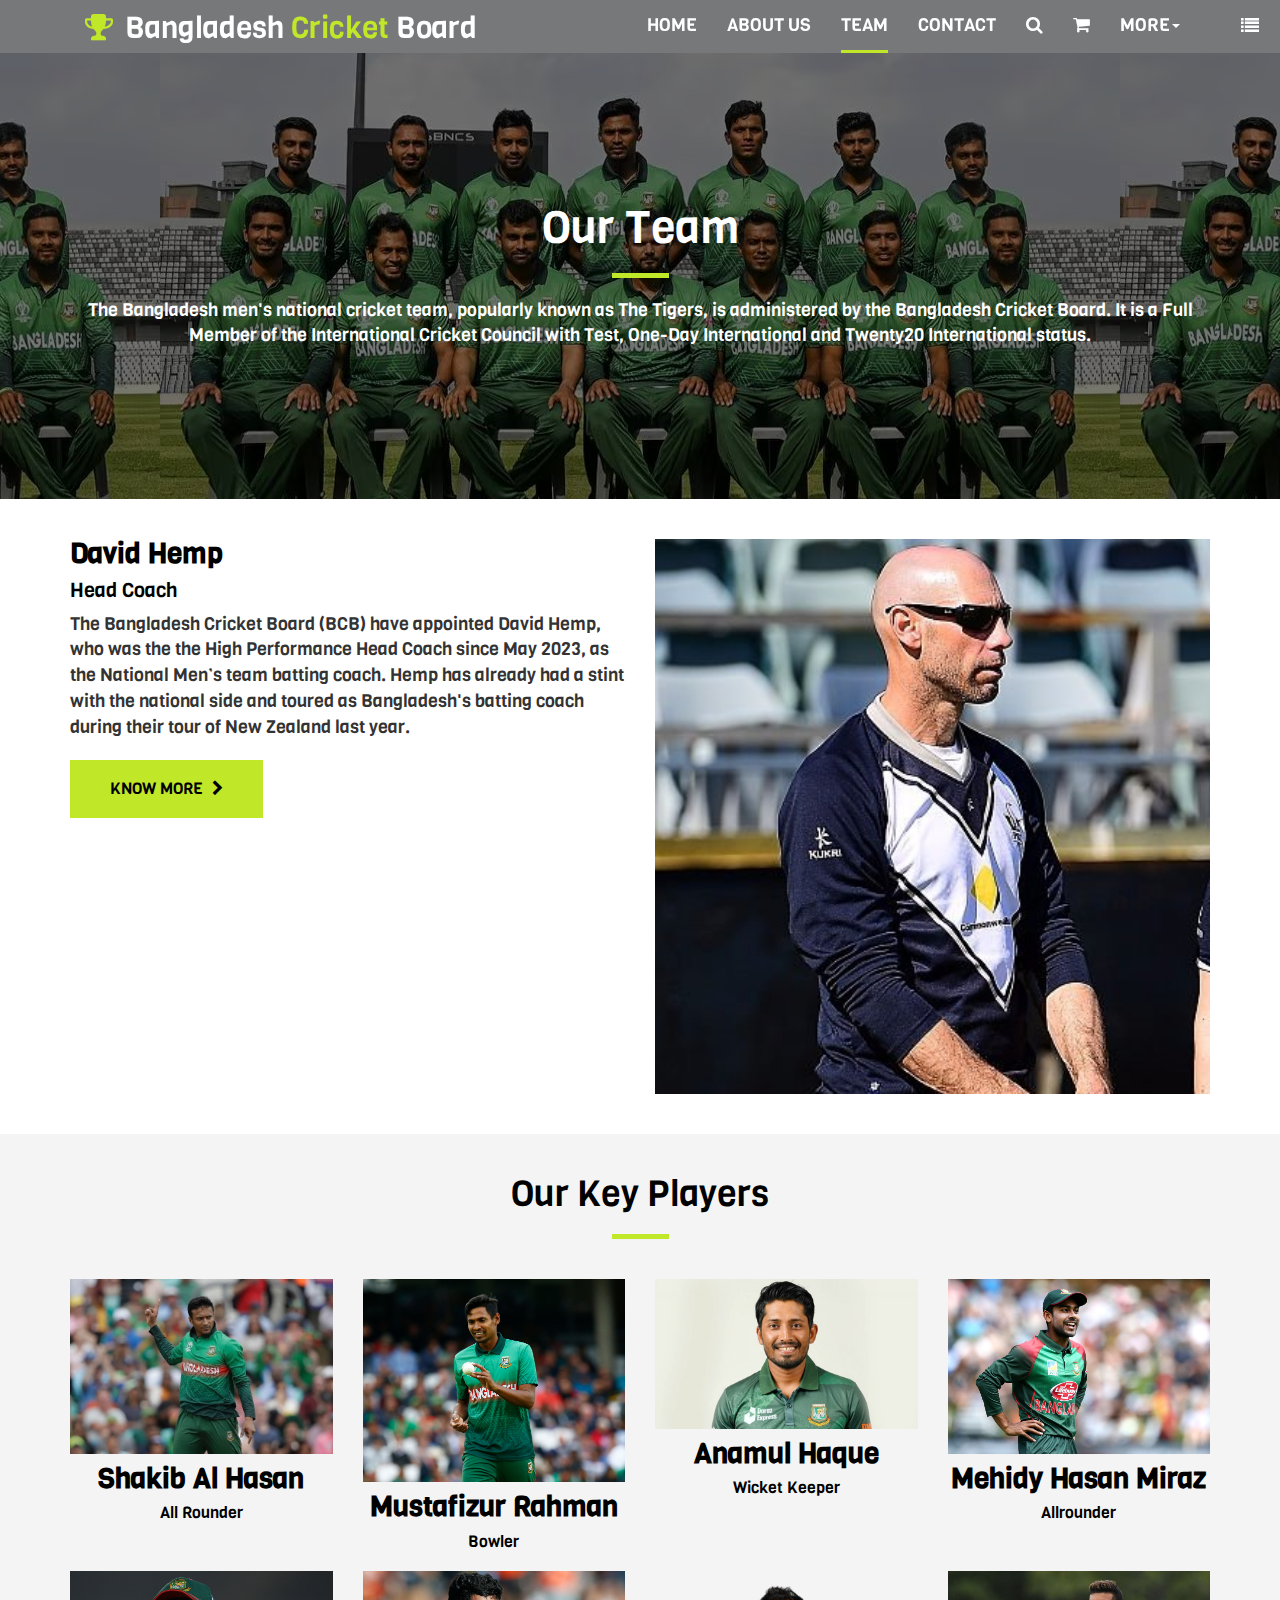
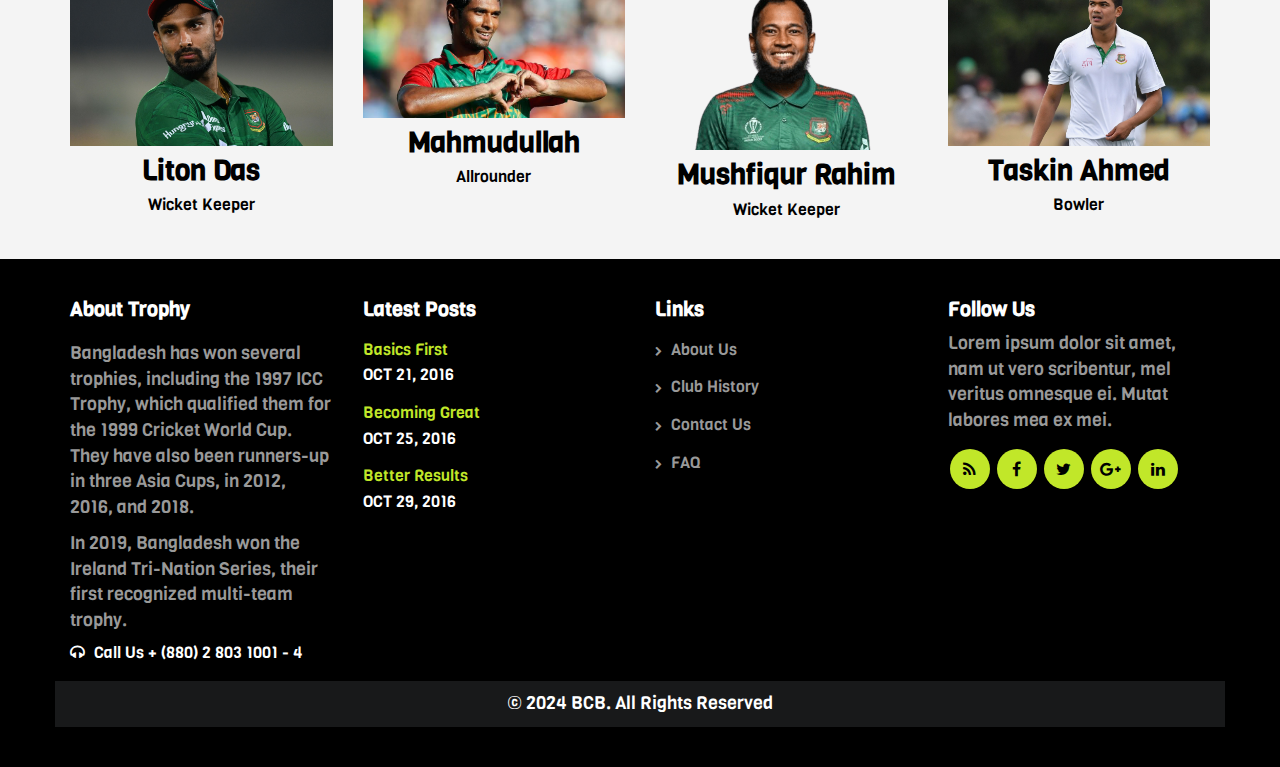
<file: team.html>
<!DOCTYPE html>
<html lang="en">
  <head>
    <meta name="robots" content="noindex,nofollow" />
    <meta charset="utf-8">
    <meta http-equiv="X-UA-Compatible" content="IE=edge">
    <meta name="viewport" content="width=device-width, initial-scale=1">
    <title>Cricket</title>
	<link rel="shortcut icon" href="img/Bangladesh_Cricket_Board_Logo.png" type="image/x-icon">
	<link href="css/bootstrap.min.css" rel="stylesheet">
	<link href="css/global.css" rel="stylesheet">
	<link href="css/team.css" rel="stylesheet">
	<link rel="stylesheet" type="text/css" href="css/font-awesome.min.css" />
	<link href="https://fonts.googleapis.com/css?family=Viga&display=swap" rel="stylesheet">
	<script src="js/jquery-2.1.1.min.js"></script>
    <script src="js/bootstrap.min.js"></script>
  </head>
  
<body>
<section id="header">
	<nav class="navbar navbar-default navbar-fixed-top">
        <div class="container">
		   <div class="col-sm-12">
		    <div class="navbar-header page-scroll">
                <button type="button" class="navbar-toggle" data-toggle="collapse" data-target="#bs-example-navbar-collapse-1">
                    <span class="sr-only">Toggle navigation</span>
                    <span class="icon-bar"></span>
                    <span class="icon-bar"></span>
                    <span class="icon-bar"></span>
                </button>
                <a class="navbar-brand" href="index.html"><i class="fa fa-trophy"></i> Bangladesh<span> Cricket </span>Board</a>
            </div>

            <div class="collapse navbar-collapse" id="bs-example-navbar-collapse-1">
                <ul class="nav navbar-nav navbar-right">
                    <li>
                        <a class="tag_menu" href="index.html">HOME</a>
                    </li>
                     
					<li>
                        <a class="tag_menu" href="about.html">ABOUT US</a>
                    </li>
					
					<li>
                        <a class="tag_menu  active_tab" href="team.html">TEAM</a>
                    </li>
					
					<li>
                        <a class="tag_menu" href="contact.html">CONTACT</a>
                    </li>
					<li class="dropdown"><a class="tag_menu" href="#" data-toggle="dropdown"><span class="fa fa-search"></span></a>
							<ul class="dropdown-menu drop_2" style="min-width: 300px;">
								<li>
									<div class="row_1">
										<div class="col-sm-12">
											<form class="navbar-form navbar-left" role="search">
											<div class="input-group">
												<input type="text" class="form-control" placeholder="Search">
												<span class="input-group-btn">
													<button class="btn btn-primary" type="button">
														Search</button>
												</span>
											</div>
											</form>
										</div>
									</div>
								</li>
							</ul>
						</li>
					<li class="dropdown">
					  <a class="tag_menu" href="#" data-toggle="dropdown" role="button" aria-expanded="false"><i class="fa fa-shopping-cart"></i></a>
					  <ul class="dropdown-menu drop_1" role="menu">
						<li>No products in the cart.</li>
					  </ul>
                    </li>
					
					<li class="dropdown">
					  <a class="tag_menu" href="#" data-toggle="dropdown" role="button" aria-expanded="false">MORE<span class="caret"></span></a>
					  <ul class="dropdown-menu drop_1" role="menu">
						<li><a href="index.html">Home</a></li>
						<li><a href="about.html">About Us</a></li>
						<li><a href="team.html">Team</a></li>
						<li><a href="contact.html">Contact</a></li>
					  </ul>
                    </li>
					
					
					
                </ul>
				<section id="side_box">
				
				  <a id="menu-toggle" href="#" class="btn btn-primary btn-lg toggle"><i class="fa fa-list"></i></a>
					<div id="sidebar-wrapper" class="">
					  <ul class="sidebar-nav">
						<a id="menu-close" href="#" class="btn btn-default btn-lg pull-right toggle"><i class="glyphicon glyphicon-remove"></i></a>
						<li class="sidebar-brand">
						  <a href="index.html">Cricket</a>						</li>
					  </ul>
					  <div class="wrap_inner clearfix text-center">
					   <img  src="img/Bangladesh_Cricket_Board_Logo.png" alt="abc" class="iw">
					   <p class="para_1"> Connect With Us</p>
					   <div class="top_right clearfix">
								<p>
								 <a href="#"><i class="fa fa-pinterest"></i></a>
								 <a href="#"><i class="fa fa-linkedin"></i></a>
								 <a href="#"><i class="fa fa-dribbble"></i></a>
								 <a href="#"><i class="fa fa-facebook"></i></a>
								 <a href="#"><i class="fa fa-twitter"></i></a>
								</p>
	                   </div>
					   
					  </div>
					  <div class="wrap_inner_2 clearfix">
					    <h3>Contact Us</h3>
						<input class="form-control" placeholder="Name" type="text">
						<input class="form-control" placeholder="Email" type="text">
						<input class="form-control" placeholder="Phone" type="text">
						<textarea class="form-control form_1" placeholder="Type Text Here"></textarea>
						<h5 class="text-center"><a class="button" href="#">Subscribe <i class="fa fa-chevron-right"></i></a></h5>
					  </div>
					  
					</div>
		
	          </section>
            </div>
		   </div>
        </div>
 
    </nav>
</section>

<section id="center" class="clearfix center_contact">
<div class="center_about_m clearfix">
 <div class="container">
  <div class="row">
   <div class="gallery_h text-center mgt1 clearfix">
    <div class="col-sm-12">
	 <h1 class="mgt col">Our Team</h1>
	 <hr>
	 <p class="col">The Bangladesh men's national cricket team, popularly known as The Tigers, is administered by the Bangladesh Cricket Board. It is a Full Member of the International Cricket Council with Test, One-Day International and Twenty20 International status.</p>
	</div>
   </div>
  </div>
 </div>
</div>
</section>

<section id="team_ab">
 <div class="container">
  <div class="row">
   <div class="team_ab_1 clearfix">
    <div class="col-sm-6">
	 <div class="team_ab_1_l clearfix">
	  <h3 class="mgt bold">David Hemp</h3>
	  <h4>Head Coach</h4>
	  <p>The Bangladesh Cricket Board (BCB) have appointed David Hemp, who was the the High Performance Head Coach since May 2023, as the National Men’s team batting coach. Hemp has already had a stint with the national side and toured as Bangladesh's batting coach during their tour of New Zealand last year.
	  </p>
	  <h5><a class="button" href="https://www.icc-cricket.com/news/experienced-names-to-join-bangladesh-coaching-setup">KNOW MORE <i class="fa fa-chevron-right"></i></a></h5>
	 </div>
	</div>
	<div class="col-sm-6">
	 <div class="team_ab_1_r clearfix">
	  <img src="img/58.jpg" class="iw" alt="abc">
	 </div>
	</div>
   </div>
  </div>
 </div>
</section>

<section id="players">
 <div class="container">
  <div class="row">
    <div class="gallery_h text-center clearfix">
    <div class="col-sm-12">
	 <h2 class="mgt">Our Key Players</h2>
	 <hr>
	</div>
   </div>
    <div class="players_1 clearfix">
	 <div class="col-sm-3">
	  <div class="players_1i text-center clearfix">
	   <img src="img/20.jpg" class="iw" alt="abc">
	   <h3 class="bold">Shakib Al Hasan	</h3>
	   <h5>All Rounder</h5>
	  </div>
	 </div>
	 <div class="col-sm-3">
	  <div class="players_1i text-center clearfix">
	   <img src="img/21.jpg" class="iw" alt="abc">
	   <h3 class="bold">Mustafizur Rahman</h3>
	   <h5>Bowler</h5>
	  </div>
	 </div>
	 <div class="col-sm-3">
	  <div class="players_1i text-center clearfix">
	   <img src="img/22.jpg" class="iw" alt="abc">
	   <h3 class="bold">Anamul Haque	</h3>
	   <h5>Wicket Keeper</h5>
	  </div>
	 </div>
	 <div class="col-sm-3">
	  <div class="players_1i text-center clearfix">
	   <img src="img/23.jpg" class="iw" alt="abc">
	   <h3 class="bold">Mehidy Hasan Miraz	</h3>
	   <h5>Allrounder</h5>
	  </div>
	 </div>
	</div>
	<div class="players_1 clearfix">
	 <div class="col-sm-3">
	  <div class="players_1i text-center clearfix">
	   <img src="img/59.jpg" class="iw" alt="abc">
	   <h3 class="bold">Liton Das</h3>
	   <h5>Wicket Keeper</h5>
	  </div>
	 </div>
	 <div class="col-sm-3">
	  <div class="players_1i text-center clearfix">
	   <img src="img/60.jpg" class="iw" alt="abc">
	   <h3 class="bold">Mahmudullah	</h3>
	   <h5>Allrounder</h5>
	  </div>
	 </div>
	 <div class="col-sm-3">
	  <div class="players_1i text-center clearfix">
	   <img src="img/61.jpg" class="iw" alt="abc">
	   <h3 class="bold">Mushfiqur Rahim	</h3>
	   <h5>Wicket Keeper</h5>
	  </div>
	 </div>
	 <div class="col-sm-3">
	  <div class="players_1i text-center clearfix">
	   <img src="img/62.jpg" class="iw" alt="abc">
	   <h3 class="bold">Taskin Ahmed	</h3>
	   <h5>Bowler</h5>
	  </div>
	 </div>
	</div>
  </div>
 </div>
</section>

<section id="footer">
 <div class="container">
  <div class="row">
   <div class="footer_1 clearfix">
    <div class="col-sm-3">
	 <div class="footer_1_i clearfix">
	  <h4 class="col bold mgt">About Trophy</h4>
	  <p>Bangladesh has won several trophies, including the 1997 ICC Trophy, which qualified them for the 1999 Cricket World Cup. They have also been runners-up in three Asia Cups, in 2012, 2016, and 2018.	</p>
	  <p>In 2019, Bangladesh won the Ireland Tri-Nation Series, their first recognized multi-team trophy. </p>
	  <h5 class="col"><i class="fa fa-headphones"></i>	Call Us  + (880) 2 803 1001 - 4  </h5>
	 </div>
	</div>
	<div class="col-sm-3">
	 <div class="footer_1_i clearfix">
	  <h4 class="col bold mgt">Latest Posts</h4>
	  <div class="footer_1_ii clearfix"><h5 class="col mgt"><a href="#">Basics First</a> <span>OCT 21, 2016</span></h5></div>
	  <div class="footer_1_ii clearfix"><h5 class="col mgt"><a href="#">Becoming Great</a> <span>OCT 25, 2016</span></h5></div>
	  <div class="footer_1_ii clearfix"><h5 class="col mgt"><a href="#">Better Results</a> <span>OCT 29, 2016</span></h5></div>
	 </div>
	</div>
	
	<div class="col-sm-3">
	 <div class="footer_1_i1 clearfix">
	  <h4 class="col bold mgt">Links</h4>
      <h5><a href="#"><i class="fa fa-chevron-right"></i> About Us</a></h5>
	  <h5><a href="#"><i class="fa fa-chevron-right"></i> Club History</a></h5>
	  <h5><a href="#"><i class="fa fa-chevron-right"></i> Contact Us</a></h5>
	  <h5><a href="#"><i class="fa fa-chevron-right"></i> FAQ</a></h5>
	 </div>
	</div>
	
	<div class="col-sm-3">
	 <div class="footer_1_i2 clearfix">
	  <h4 class="col bold mgt">Follow Us</h4>
	  <p>Lorem ipsum dolor sit amet, nam ut vero scribentur, mel veritus omnesque ei. Mutat labores mea ex mei.</p>
      <ul class="social-network social-circle">
                        <li><a href="#" class="icoRss" title="Rss"><i class="fa fa-rss"></i></a></li>
                        <li><a href="#" class="icoFacebook" title="Facebook"><i class="fa fa-facebook"></i></a></li>
                        <li><a href="#" class="icoTwitter" title="Twitter"><i class="fa fa-twitter"></i></a></li>
                        <li><a href="#" class="icoGoogle" title="Google +"><i class="fa fa-google-plus"></i></a></li>
                        <li><a href="#" class="icoLinkedin" title="Linkedin"><i class="fa fa-linkedin"></i></a></li>
       </ul>
	 </div>
	</div>
   </div>
   <div class="footer_2 text-center clearfix">
    <div class="col-sm-12">
	  <p class="mgt col"> © 2024 BCB. All Rights Reserved</p>
	</div>
   </div>
  </div>
 </div>
</section>

<script>
	  $("#menu-close").click(function(e) {
    e.preventDefault();
    $("#sidebar-wrapper").toggleClass("active");
  });
  $("#menu-toggle").click(function(e) {
    e.preventDefault();
    $("#sidebar-wrapper").toggleClass("active");
  });
	</script>
</body>
 
</html>
</file>
<file: css/global.css>
/*
Template Name:Football
File: Layout CSS
Author: Templates On Web
Author URI: http://templateonweb.com/
Licence: <a href="http://www.templateonweb.com/terms.php?v=content&contentid=152">Website Template Licence</a>
*/
body{
font-family: 'Viga', sans-serif;
   }
h1,h2,h3,h4,h5,h6{
padding:0;
margin:0;
color:#000;
}
a{
 color: #333;
 }
a:hover{
text-decoration:none;
color:#c1e729;
}
ul{
padding:0;
margin:0;
list-style:none;
margin-top:10px;
}
li{
  font-size:18px;
   color: #333;
  }
p{
padding:0;
margin:0;
font-size:18px;
margin-top:10px;
color: #333;
}
h1{
font-size:45px;
margin-top:10px;
}
h2{
font-size:36px;
margin-top:10px;
}
h3{
font-size:28px;
margin-top:10px;
}
h4{
font-size:20px;
margin-top:10px;
}
h5{
font-size:16px;
margin-top:10px;
}
h6{
font-size:14px;
margin-top:10px;
}
.space_left{
padding-left:0; 
margin-left:0;
} 
.space_right{
padding-right:0;
margin-right:0; 
} 
.space_all{
padding:0; 
margin:0;
} 
.iw{
   width:100%;
   }
.button{
background:#c1e729;
display:inline-block;
color:#000;
padding:20px 40px;
margin-top:10px;
  }
.button:hover{
color:#fff;
background:#000;
  }
.button i{
margin-left:5px;
  }
  
.button_1{
background:#fff;
display:inline-block;
color:#000;
padding:20px 40px;
margin-top:15px;
  }
.button_1:hover{
color:#000;
background:#c1e729;
  }
.button_1 i{
margin-left:5px;
  }
.border_none{
  border:none!important;
  }
.mgt{
  margin-top:0!important;
  }
.pd{
  padding-top:0;
  }
.mgt1{
  margin-bottom:0!important;
  }
.bold{
 font-weight:bold;
 color:#000; 
  }
.navbar {
 min-height:auto; 
 margin-bottom:0;
 border:none;
}
.mgt_l{
 margin-left:auto;
 margin-right:auto;
 }
.active_tab{
    color:#fff!important;
	border-bottom:3px solid #c1e729;
  }
.col{
color:#fff;  
  }
.col_1{
color:#c1e729; 
  }
.gallery_h hr{
 border-width:5px;
 border-color:#c1e729;
 width:5%;
 margin-bottom:0; 
  }
.gallery_h{
 margin-bottom:40px; 
  }
.gallery_h p{
margin-top:20px;  
  }
/*********************header****************/
.drop_1 li{
 color:#fff;
 }
#header .navbar{
   border:none;
   margin-bottom:0;
   background:none;
   background:#070a0d8c;
   }
#header .navbar-brand {
  font-size:30px;
  color:#fff;
  padding-top:12px;
  }
#header .navbar-brand i{
margin-right:5px;
color:#c1e729;
  }
#header .navbar-brand span{
  color:#c1e729;
  }
#header .tag_menu{
  color:#fff;
  padding-left:0; 
  padding-right:0;
  margin-left:15px; 
  margin-right:15px; 
	}
#header .tag_menu:hover{
  color:#fff;
  border-bottom:3px solid #c1e729;
	}
#header .tag_menu:focus{
  color:#fff;
  border-bottom:3px solid #c1e729;
	}

.navbar-default .navbar-nav>.open>a, .navbar-default .navbar-nav>.open>a:hover, .navbar-default .navbar-nav>.open>a:focus{
 background:none; 
  }
#header .drop_1{
  background-color: rgba(0,0,0,0.75);
  min-width: 240px; 
  padding:20px;
  margin-top:5px;
   }
#header .drop_1 a:hover{
background:#c1e729;
color:#000;
   }
#header .drop_1 a{
color:#e1e1e1;
padding-top:10px;
padding-bottom:10px;
   }
#header .drop_1:before {
    border-width: 2px 0 0 2px;
    left: 4px;
    top: 4px;
	border-color: #c1e729;
	content: "";
    border-style: solid;
    height: 30%;
    position: absolute;
    width: 30%;
}
#header .drop_1:after {
    border-width: 0 2px 2px 0;
    bottom: 4px;
    right: 4px;
	border-color: #c1e729;
	content: "";
    border-style: solid;
    height: 30%;
    position: absolute;
    width: 30%;
}

#header .drop_2{
  margin-top:5px;
  background-color: rgba(0,0,0,0.75);
   }
#header .drop_2:before {
    border-width: 2px 0 0 2px;
    left: 4px;
    top: 4px;
	border-color: #c1e729;
	content: "";
    border-style: solid;
    height: 30%;
    position: absolute;
    width: 30%;
}
#header .drop_2:after {
    border-width: 0 2px 2px 0;
    bottom: 4px;
    right: 4px;
	border-color: #c1e729;
	content: "";
    border-style: solid;
    height: 30%;
    position: absolute;
    width: 30%;
}
.drop_2 .btn-primary{
   background:#c1e729;
   border:1px solid #c1e729;
   color:#000;
   }
   
   
 #side_box  #sidebar-wrapper {
    margin-right: -250px;
    right: 0;
    width: 250px;
    background: #fff;
    position: fixed;
    height: 100%;
    overflow-y: auto;
    z-index: 1000;
    transition: all 0.5s ease-in 0s;
    -webkit-transition: all 0.5s ease-in 0s;
    -moz-transition: all 0.5s ease-in 0s;
    -ms-transition: all 0.5s ease-in 0s;
    -o-transition: all 0.5s ease-in 0s;
	padding-bottom:150px;
  }

 #side_box  .sidebar-nav {
    position: absolute;
    top: 0;
    width: 230px;
    list-style: none;
    margin: 0;
    padding: 0;
  }

 #side_box  .sidebar-nav li {
    line-height: 50px;
    text-indent: 20px;
  }
 
 #side_box  .sidebar-nav > .sidebar-brand {
    height: 55px;
    line-height: 55px;
    font-size: 18px;
  }

 #side_box  .sidebar-nav > .sidebar-brand a {
    color: #000;
	font-size:25px;
  }

 #side_box  .sidebar-nav > .sidebar-brand a:hover {
    color: #000;
    background: none;
  }

#side_box   #menu-toggle {
    right:75px;
    position: fixed;
    z-index: 1;
  }

#side_box   #sidebar-wrapper.active {
    right: 250px;
    width: 250px;
    transition: all 0.5s ease-out 0s;
    -webkit-transition: all 0.5s ease-out 0s;
    -moz-transition: all 0.5s ease-out 0s;
    -ms-transition: all 0.5s ease-out 0s;
    -o-transition: all 0.5s ease-out 0s;
  }

 #side_box  .toggle {
    margin: 5px 5px 0 0;
  }
 #side_box  .btn-primary{
   background:none;
   border:none;
   color:#fff;
   }
.wrap_inner{
  margin-top:80px;
  }
.wrap_inner .para_1{
  margin-top:10px;
  padding:10px;
  }

.wrap_inner .top_right p{
  font-size:16px;
  }
.wrap_inner .top_right p a{
  color:#000;
  padding-left:15px;
  }
.wrap_inner .top_right p a:hover{
color:#c1e729;
  }

.wrap_inner_2{
  padding:20px; 
   }
.wrap_inner_2 h3{
  background:#c1e729;
  padding:10px;
  color:#000;
  }
.wrap_inner_2 .form-control{
   margin-top:15px;
   border-radius:0;
   border-top:none;
   border-left:none;
   border-right:none;
   font-size:16px;
   box-shadow:none;
   }
.wrap_inner_2 .form_1{
 height:100px;  
   }

/*********************header_end****************/

/*********************footer****************/
#footer{
padding-top:40px;
padding-bottom:40px;
background:#000;  
  }
  
.footer_1_i h4{
margin-bottom:20px;
 }
.footer_1_i p{
 color:#999;
 }
.footer_1_i h5 i{
margin-right:5px;
 }
.footer_1_i h5 a{
color:#c1e729;
 }
.footer_1_i h5 a:hover{
color:#fff;
 }
.footer_1_i h5 span{
display:block;
margin-top:8px;
 }
.footer_1_ii{
  margin-bottom:20px;
  }
  
.footer_1_i1 h5 a{
color:#999;
 }
.footer_1_i1 h5 a:hover{
color:#c1e729;
 }
.footer_1_i1 h5{
 margin-bottom:20px;
 margin-top:0; 
  }
.footer_1_i1 h5 a i{
margin-right:5px;
font-size:10px;
 }
.footer_1_i1 h4{
margin-bottom:20px;
 }
.footer_1_i2 p{
color:#999;  
  }
  


/* footer social icons */
ul.social-network {
	list-style: none;
	display: inline-block;
	margin-left:0 !important;
	padding: 0;
	margin-top:15px;
}
ul.social-network li {
	display: inline;
	margin: 0 2px;
}


/* footer social icons */
.social-network a.icoRss:hover {
	background-color: #F56505;
}
.social-network a.icoFacebook:hover {
	background-color:#3B5998;
}
.social-network a.icoTwitter:hover {
	background-color:#33ccff;
}
.social-network a.icoGoogle:hover {
	background-color:#BD3518;
}
.social-network a.icoVimeo:hover {
	background-color:#0590B8;
}
.social-network a.icoLinkedin:hover {
	background-color:#007bb7;
}
.social-network a.icoRss:hover i, .social-network a.icoFacebook:hover i, .social-network a.icoTwitter:hover i,
.social-network a.icoGoogle:hover i, .social-network a.icoVimeo:hover i, .social-network a.icoLinkedin:hover i {
	color:#fff;
}
a.socialIcon:hover, .socialHoverClass {
	color:#44BCDD;
}

.social-circle li a {
	display:inline-block;
	position:relative;
	margin:0 auto 0 auto;
	-moz-border-radius:50%;
	-webkit-border-radius:50%;
	border-radius:50%;
	text-align:center;
	width: 40px;
	height: 40px;
	font-size:16px;
}
.social-circle li i {
	margin:0;
	line-height:40px;
	text-align: center;
}

.social-circle li a:hover i, .triggeredHover {
	-moz-transform: rotate(360deg);
	-webkit-transform: rotate(360deg);
	-ms--transform: rotate(360deg);
	transform: rotate(360deg);
	-webkit-transition: all 0.2s;
	-moz-transition: all 0.2s;
	-o-transition: all 0.2s;
	-ms-transition: all 0.2s;
	transition: all 0.2s;
}
.social-circle i {
	color: #000;
	-webkit-transition: all 0.8s;
	-moz-transition: all 0.8s;
	-o-transition: all 0.8s;
	-ms-transition: all 0.8s;
	transition: all 0.8s;
}

.footer_1_i2 ul li a {
 background-color: #c1e729;   
}

.footer_2{
  background:#2c2e2f8c;
  margin-top:20px;
  padding-top:10px;
  padding-bottom:10px;
  }
.footer_2 p a:hover{
 color:#999;
 }
/*********************footer_end****************/

/*********************common****************/
.center_blog{
 margin-top:53px;
 padding-top:40px;
 padding-bottom:35px; 
   }
.center_blog_1r ul li{
  display:inline-block;
  border-right:1px solid #ccc;
  padding-left:10px;
  padding-right:10px;
  }
.center_blog_1r ul li a{
 color:#999;
 }
.center_blog_1r ul li a:hover{
 color:#c1e729; 
 }
 
.center_about_m{
padding-top:150px;
padding-bottom:150px; 
background:#00000087;
  }
/*********************common_end****************/

@media screen and (max-width : 767px){
br{
 display:none;
 }
.space_left{
padding-left:15px; 
} 
.space_right{
padding-right:15px; 
} 
.space_all{
padding-left:15px;
padding-right:15px;
} 
.navbar-collapse{
box-shadow:none; 
max-height:none; 
  }
.navbar .navbar-collapse, .navbar-default .navbar-form {
    border:none;
}
.navbar-toggle{
 background:#c1e729;
 margin-top:9px;
 border:none;
 border-radius:0; 
  }
.navbar-toggle:hover{
 background:#c1e729!important; 
  }
.navbar-toggle:focus{
 background:#c1e729!important; 
  }
.navbar-toggle .icon-bar{
 background:#fff!important; 
  }
  
.navbar {
 position:static;
 text-align:center;
  }
#header .navbar-brand{
 font-size:26px; 
  }
#side_box{
display:none;  
  }
#header .col-sm-12{
  padding-left:0;
  padding-right:0;
  }
.tag_menu  {
font-size:28px;
padding-top:15px!important;
padding-bottom:15px!important;
border-bottom:1px solid #8f9092; 
  }
#header .tag_menu:hover{
border:none;
background:#c1e729;
	}
#header .tag_menu:focus{
border:none;
background:#c1e729;
	}

.active_tab{
background:#c1e729;
border:none;
  }
  
#header .drop_2:before {
   border:none;
}
#header .drop_2:after {
   border:none;
}
#header .drop_1:before {
   border:none;
}
#header .drop_1:after {
   border:none;
} 
#header .drop_2{
 min-width:100%!important;
 padding-left:10px;
 padding-right:10px; 
  }
#header .drop_1 a{
 font-size:22px; 
  }
#footer{
 text-align:center; 
  }
.footer_1_i{
margin-bottom:15px;  
  }
.footer_1_i1 h5{
display:inline-block;
 }
.center_about_m{
 padding-top:60px;
 padding-bottom:60px;
 }
.center_blog{
margin-top:0;
text-align:center;  
  }
.center_blog_1r {
 text-align:center; 
 margin-top:15px;
 }
}
@media (min-width:768px) and (max-width:991px) {
#header .container{
 padding-left:5px;
 padding-right:5px;
 }
#header .col-sm-12{
 padding-left:5px;
 padding-right:5px;
 }
#header .tag_menu{
margin-left:7px;
margin-right:7px; 
font-size:14px;
 }
.navbar-right{
float:left!important; 
 }
#side_box #menu-toggle{
right:0; 
 }
ul.social-network li{
display:inline-block;
margin-bottom:5px; 
 }
 }
 
@media (min-width:992px) and (max-width:1200px) {
#header .container{
 padding-left:5px;
 padding-right:5px;
 }
#header .col-sm-12{
 padding-left:5px;
 padding-right:5px;
 }
.navbar-right{
float:left!important; 
 }
#header .tag_menu{
margin-left:10px;
margin-right:10px; 
 }
ul.social-network li{
display:inline-block;
margin-bottom:5px; 
 }
  }
@media (min-width:1201px) and (max-width:1350px) {
#side_box #menu-toggle{
right:0; 
 }
.article-slide .carousel-indicators li{
width:14.6%!important;
 }
 }
</file>
<file: css/index.css>
/*
Template Name:Football
File: Layout CSS
Author: Templates On Web
Author URI: http://templateonweb.com/
Licence: <a href="http://www.templateonweb.com/terms.php?v=content&contentid=152">Website Template Licence</a>
*/
/*********************center_home****************/

/* Indicators list style */
.article-slide .carousel-indicators {
    bottom: 0;
    left: 0;
    margin-left: 75px;
    width: 90%;
}
/* Indicators list style */
.article-slide .carousel-indicators li {
    border: medium none;
    border-radius: 0;
    float: left;
    height: 150px;
    margin-bottom: 5px;
    margin-left: 0;
    margin-right: 20px !important;
    margin-top: 0;
    width: 15%;
}
/* Indicators images style */
.article-slide .carousel-indicators img {
    border: 5px solid #FFFFFF;
    float: left;
    height: 150px;
    left: 0;
    width: 100%;
}
/* Indicators active image style */
.article-slide .carousel-indicators .active img {
    border: 5px solid #c1e729;
    opacity: 0.7;
}

.center_home_m{
 position:relative; 
  }
.center_home_mi{
text-align:center;
position:absolute;
width:100%;
top:0;
padding-top:11%;
background:#0006;
height:100%;
  }
.center_home_mi h1{
font-size:60px;
color:#fff;  
  }
.center_home_mi p{
color:#eee; 
font-size:18px; 
  }
.center_home_mi h5{
display:inline-block;
margin-left:5px;
margin-right:5px; 
  }
/*********************center_home_end****************/

/*********************review_home****************/
#review_home{
 padding-top:40px;
 padding-bottom:40px; 
  }
.progress{
 height:12px; 
 border-radius:0;
 margin-bottom:0;
 margin-top:10px;
  }
.progress-bar-success{
  background:#c1e729;
  }
.review_home_1li{
 margin-top:15px; 
  }
  
#review_home_l{
 padding-top:40px;
 padding-bottom:270px;
 background:#f4f4f4; 
  }
#review_home_l h5{
display:inline-block;
margin-right:10px; 
 } 
/*********************review_home_end****************/

/*********************achieve****************/
#achieve{
 padding-top:40px;
 padding-bottom:40px;
 background:#f4f4f4; 
  }
.achieve_1mi1 span i{
 font-size:60px;
 }
.achieve_1m{
 position:relative; 
  }
.achieve_1mi1{
 position:absolute;
 top:0; 
 background:#0000008a;
 height:100%;
 padding-top:13%;
 padding-left:10px;
 padding-right:10px;
 display:none;
 width:100%;
  }
.achieve_1m:hover .achieve_1mi1{
display:block;
  }
/*********************achieve_end****************/

/*********************gallery_home****************/
#gallery_home{
padding-top:40px;  
  }
#gallery_home .container{
padding:0;
width:100%;  
  }
#gallery_home .row{
margin:0;
  }
#gallery_home .achieve_1mi1{
 padding-top:30%;
 }
/*********************gallery_home_end****************/

/*********************players****************/
#players{
padding-top:40px;
padding-bottom:40px;  
  }
/*********************players_end****************/

/*********************strategy****************/
#strategy{
 margin-top:-218px; 
 padding-bottom:30px;
  }
.clickable
{
    cursor: pointer;
}
.panel-title{
 font-size:22px;
 font-weight:bold; 
  }
.panel-title i{
margin-right:5px;
  }
.clickable .glyphicon
{
    background: rgba(0, 0, 0, 0.15);
    display: inline-block;
    padding: 4px 12px;
    border-radius: 4px;
}

.panel-heading span
{
    margin-top: -23px;
    font-size: 15px;
    margin-right: -9px;
}
a.clickable { color: inherit; }
a.clickable:hover { text-decoration:none; }

.panel-success{
 border-color:#c1e729;
  }
.panel-success>.panel-heading{
 background: #c1e729; 
 color:#000;
 border-color:#c1e729;
 padding:20px 30px;
  }
.panel-collapsed{
  background:#f4f4f4!important;
  }
.panel-body{
padding-bottom:25px;  
  }
/*********************strategy_end****************/

/*********************league****************/
#league{
 background-image: url(../img/29.jpg);
 background-attachment:fixed;   
  }
.league_m{
  padding-top:60px;
  padding-bottom:50px;
  background:#000000ad;
  }
.league_1{
 text-align:center;
 }
.league_1 h4{
color:#fff; 
margin-top:20px; 
  }
.league_1 h4 span{
color:#c1e729; 
  }
.league_1 p{
color:#fff;  
  }
/*********************league_end****************/

/*********************counting****************/
#counting{
padding-top:50px;
padding-bottom:50px;  
  }
.counting_1 span{
  font-size:50px;
  color:#c1e729;
  }
/*********************counting_end****************/

/*********************club****************/
#club{
  background:#f4f4f4;
  padding-top:40px;
  padding-bottom:40px;
  }
#club .achieve_1mi1{
 padding-top:22%;
 }
.club_i span{
font-size:20px;
display:block;
margin-top:15px;
}
/*********************club_end****************/

/*********************signup****************/
#signup{
 padding-top:50px;
 padding-bottom:50px; 
  }
.signup_1 .form-control{
height:50px; 
border-radius:0;
font-size:16px; 
  }
.signup_1 .btn{
padding:14px 20px;
border-radius:0;
background:#c1e729;
border-color: #c1e729;
color:#000;
  }
.signup_1 .btn:hover{
 background:#000;
 border-color:#000; 
 color:#fff;
  }
.signup_1 .input-group{
 margin-top:15px;
 width:50%;
 margin-left:auto;
 margin-right:auto; 
  }
/*********************signup_end****************/
@media screen and (max-width : 767px){
.article-slide .carousel-indicators{
margin-left:5px;
width:99%;
  }
.article-slide .carousel-indicators li{
 width:14.9%;
 height:50px; 
 margin-right:5px!important;
  }
.article-slide .carousel-indicators img{
 height:50px;  
  }
.center_home .cont-slider img{
 min-height:400px;
  }
.center_home_mi {
 padding-top:10px;
 padding-left:10px;
 padding-right:10px; 
  }
.center_home_mi h1{
  font-size:35px;
  }
.center_home_mi .button{
 padding: 10px 12px;
 }
.center_home_mi .button_1{
 padding: 10px 12px; 
 }

.review_home_1l h2{
 text-align:center;
  }
.review_home_1l p{
 text-align:center;
  }
.review_home_1l{
margin-top:15px;  
  }
.achieve_1mi img{
min-height:360px; 
 }
#gallery_home .achieve_1mi img{
 min-height:280px;
 }
.players_1i{
margin-bottom:15px; 
 }
 
.review_home_1l .button{
 padding: 8px;
 }
.review_home_1l .button_1{
 padding: 8px; 
 }
#review_home_l h5{
margin-right:5px; 
 }
.review_home_1r{
margin-top:15px; 
 }
.panel-body{
 text-align:center;
 }
.league_1i{
margin-bottom:15px; 
 }
.counting_1{
margin-bottom:10px;
 }
#review_home_l{
 text-align:center; 
  }
.club_i{
margin-bottom:10px;  
  }
.signup_1 .input-group{
width:80%;  
  }
}

@media (min-width:768px) and (max-width:991px) {
.center_home .cont-slider img{
 min-height:600px;
  }
.article-slide .carousel-indicators{
  margin-left:60px;
  width:90%;
  }
.article-slide .carousel-indicators li{
 width:13%;
 }
.achieve_1mi img{
min-height:360px; 
 }
#gallery_home .achieve_1mi img{
 min-height:280px;
 }
#club .achieve_1mi img{
 min-height:200px;
 }
#club .button_1{
  padding:8px;
  }
#club .button{
  padding:8px;
  }
 }
 @media (min-width:992px) and (max-width:1200px) {
 .center_home .cont-slider img{
 min-height:600px;
  }
.article-slide .carousel-indicators{
  margin-left:60px;
  width:90%;
  }
.article-slide .carousel-indicators li{
 width:14.2%;
 }
#achieve .achieve_1mi img{
min-height:360px;  
 }
#club .button_1{
  padding:10px 20px;
  }
#club .button{
  padding:10px 20px;
  }
 }
@media (min-width:1201px) and (max-width:1350px) {

 }
</file>
<file: css/about.css>
/*
Template Name:Football
File: Layout CSS
Author: Templates On Web
Author URI: http://templateonweb.com/
Licence: <a href="http://www.templateonweb.com/terms.php?v=content&contentid=152">Website Template Licence</a>
*/
/*********************about****************/ 
.center_about{
 margin-top:53px;
 background-image: url(../img/54.jpg);
 }

#about_page{
 padding-top:40px;
 padding-bottom:40px; 
  }

.league_m{
  padding-top:50px;
  padding-bottom:40px;
  background:#f4f4f4;
  }
.league_1{
 text-align:center;
 margin-top:20px;
 }
.league_1 h4{
margin-top:20px; 
  }
.league_1 h4 span{
color:#c1e729; 
  }

#story{
 padding-top:40px;
 padding-bottom:40px; 
  }
.story_1 img{
margin-top:20px;  
  }
.contact_ab_1li h5 i{
margin-right:5px;
font-size:22px; 
vertical-align:middle; 
  }
.contact_ab_1li{
margin-top:15px;  
  }
.contact_ab_1l{
padding-top:40px;  
  }
/*********************about_end****************/


@media screen and (max-width : 767px){
.center_about{
 margin-top:0; 
  }
#about_page{
 text-align:center; 
  }
.league_1i {
 margin-bottom:10px;
 }
.story_1 {
 text-align:center;
 }
#contact_ab{
 text-align:center;
 }
.contact_ab_1r {
margin-top:15px; 
 }
}

@media (min-width:768px) and (max-width:991px) {
.contact_ab_1li h5 i{
display:none;
 }
.contact_ab_1li h5{
 font-size:14px; 
  }
 }
 @media (min-width:992px) and (max-width:1200px) {
 .contact_ab_1li h5 i{
display:none;
 }
 }
@media (min-width:1201px) and (max-width:1350px) {

 }
</file>
<file: css/contact.css>
/*
Template Name:Football
File: Layout CSS
Author: Templates On Web
Author URI: http://templateonweb.com/
Licence: <a href="http://www.templateonweb.com/terms.php?v=content&contentid=152">Website Template Licence</a>
*/
/*********************contact****************/ 
.center_contact{
 margin-top:53px;
 background-image: url(../img/56.jpg);
 background-position:center;
 }

.contact_ab_1li h5 i{
margin-right:5px;
font-size:22px; 
vertical-align:middle; 
  }
.contact_ab_1li{
margin-top:15px;  
  }
#contact_ab{
padding-top:40px;  
padding-bottom:40px; 
  }
  
.blod_d1l4{
 margin-top:20px;
 width:70%; 
  }
.blod_d1l4 .form-control{
 margin-top:15px; 
 height:45px;
 border-radius:0;
 font-size:16px;
  }
.blod_d1l4 .form_1{
height:150px; 
 }
.blod_d1l4 p{
margin-top:20px;
 }
/*********************contact_end****************/


@media screen and (max-width : 767px){
.center_contact{
 margin-top:0;
 }
.contact_ab_1l {
 margin-top:15px;
 text-align:center; 
  }
.blod_d1l4 {
  text-align:center; 
  width:100%; 
  }
}

@media (min-width:768px) and (max-width:991px) {
.contact_ab_1li h5 i{
display:none; 
 }
.contact_ab_1li h5 {
font-size:14px;
 }
 }
 @media (min-width:992px) and (max-width:1200px) {
.contact_ab_1li h5 i{
display:none; 
 }

 }
@media (min-width:1201px) and (max-width:1350px) {

 }
</file>
<file: css/team.css>
/*
Template Name:Football
File: Layout CSS
Author: Templates On Web
Author URI: http://templateonweb.com/
Licence: <a href="http://www.templateonweb.com/terms.php?v=content&contentid=152">Website Template Licence</a>
*/
/*********************team****************/ 
.center_contact{
 margin-top:53px;
 background-image: url(../img/57.jpg);
 background-position:center;
 }
#team_ab{
 padding-top:40px;
 padding-bottom:40px; 
  }
#players{
padding-top:40px;
padding-bottom:20px; 
background:#f4f4f4; 
  }
.players_1{
margin-bottom:20px;  
  }
/*********************team_end****************/


@media screen and (max-width : 767px){
.center_contact{
 margin-top:0;
 }
#team_ab{
text-align:center; 
 }
.team_ab_1_r {
margin-top:15px; 
 }
.players_1i {
margin-bottom:10px; 
 }
}

@media (min-width:768px) and (max-width:991px) {

 }
 @media (min-width:992px) and (max-width:1200px) {
 

 }
@media (min-width:1201px) and (max-width:1350px) {

 }
</file>
